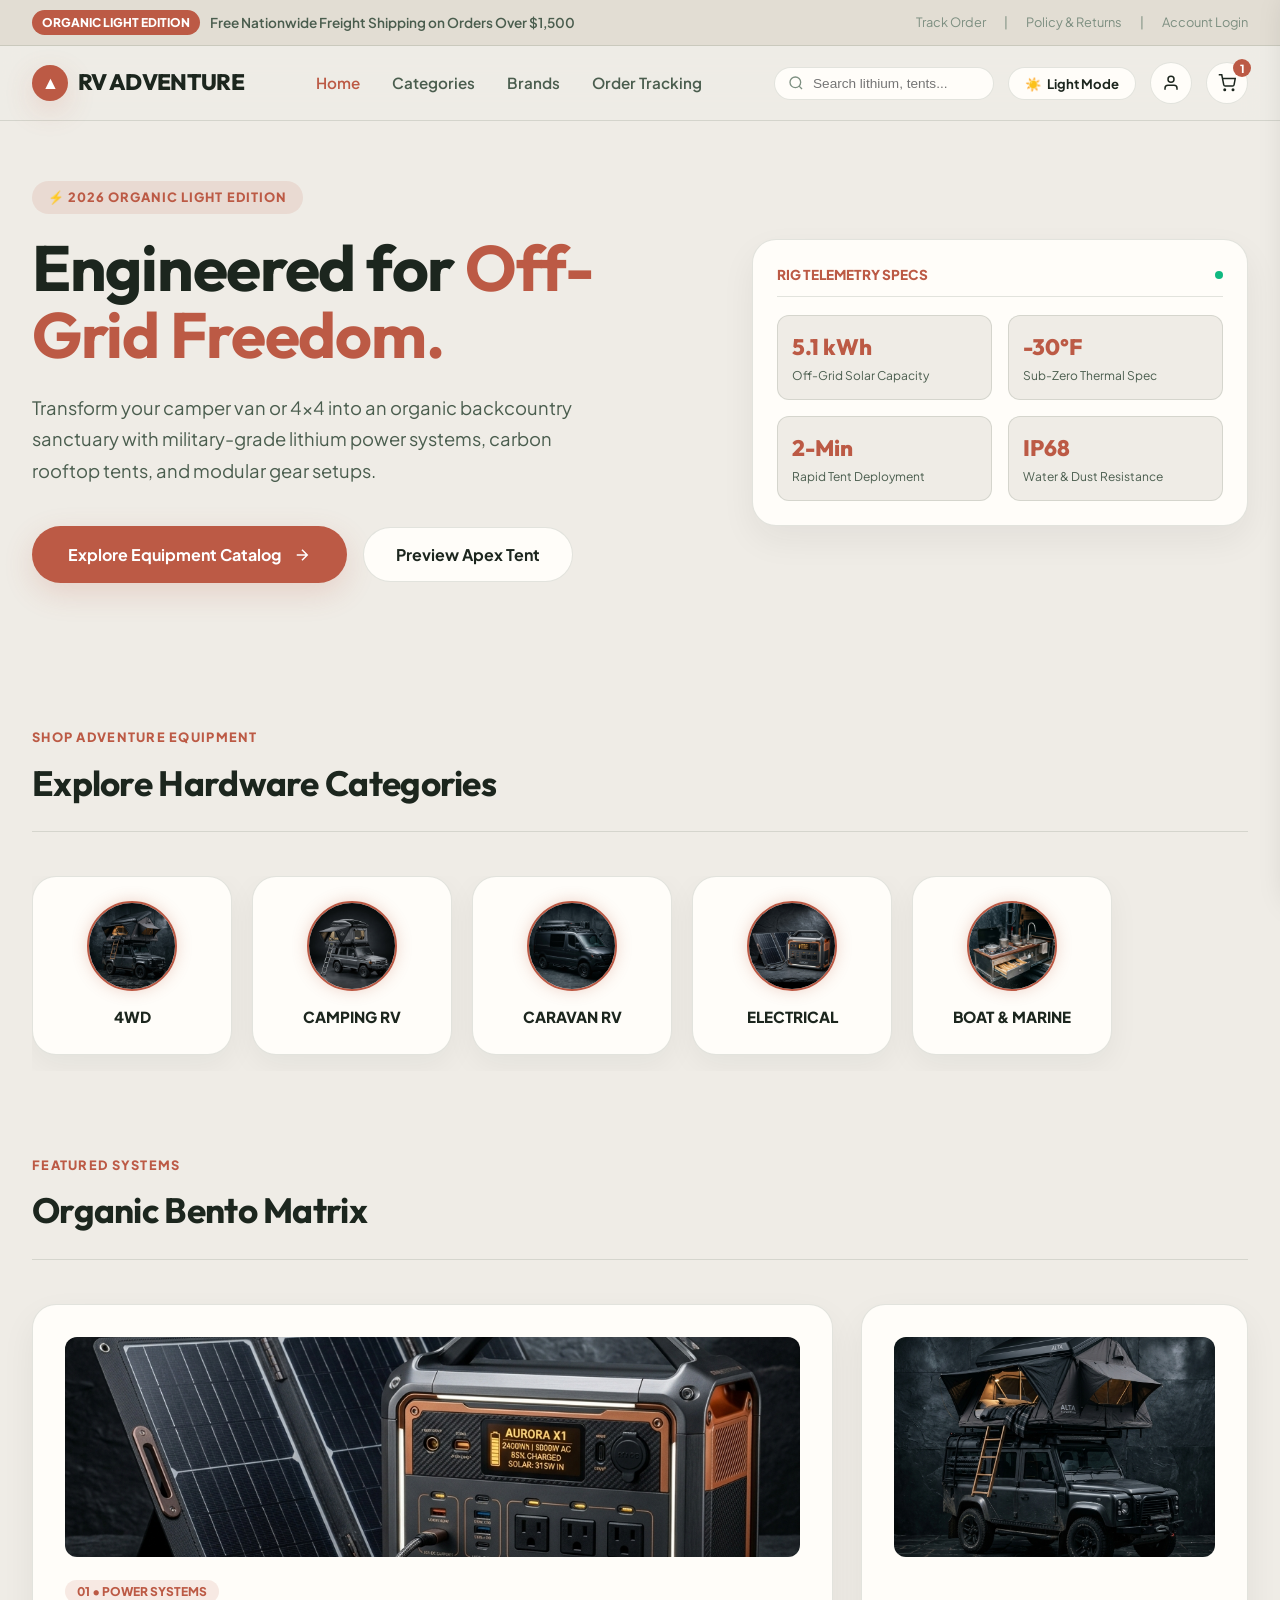
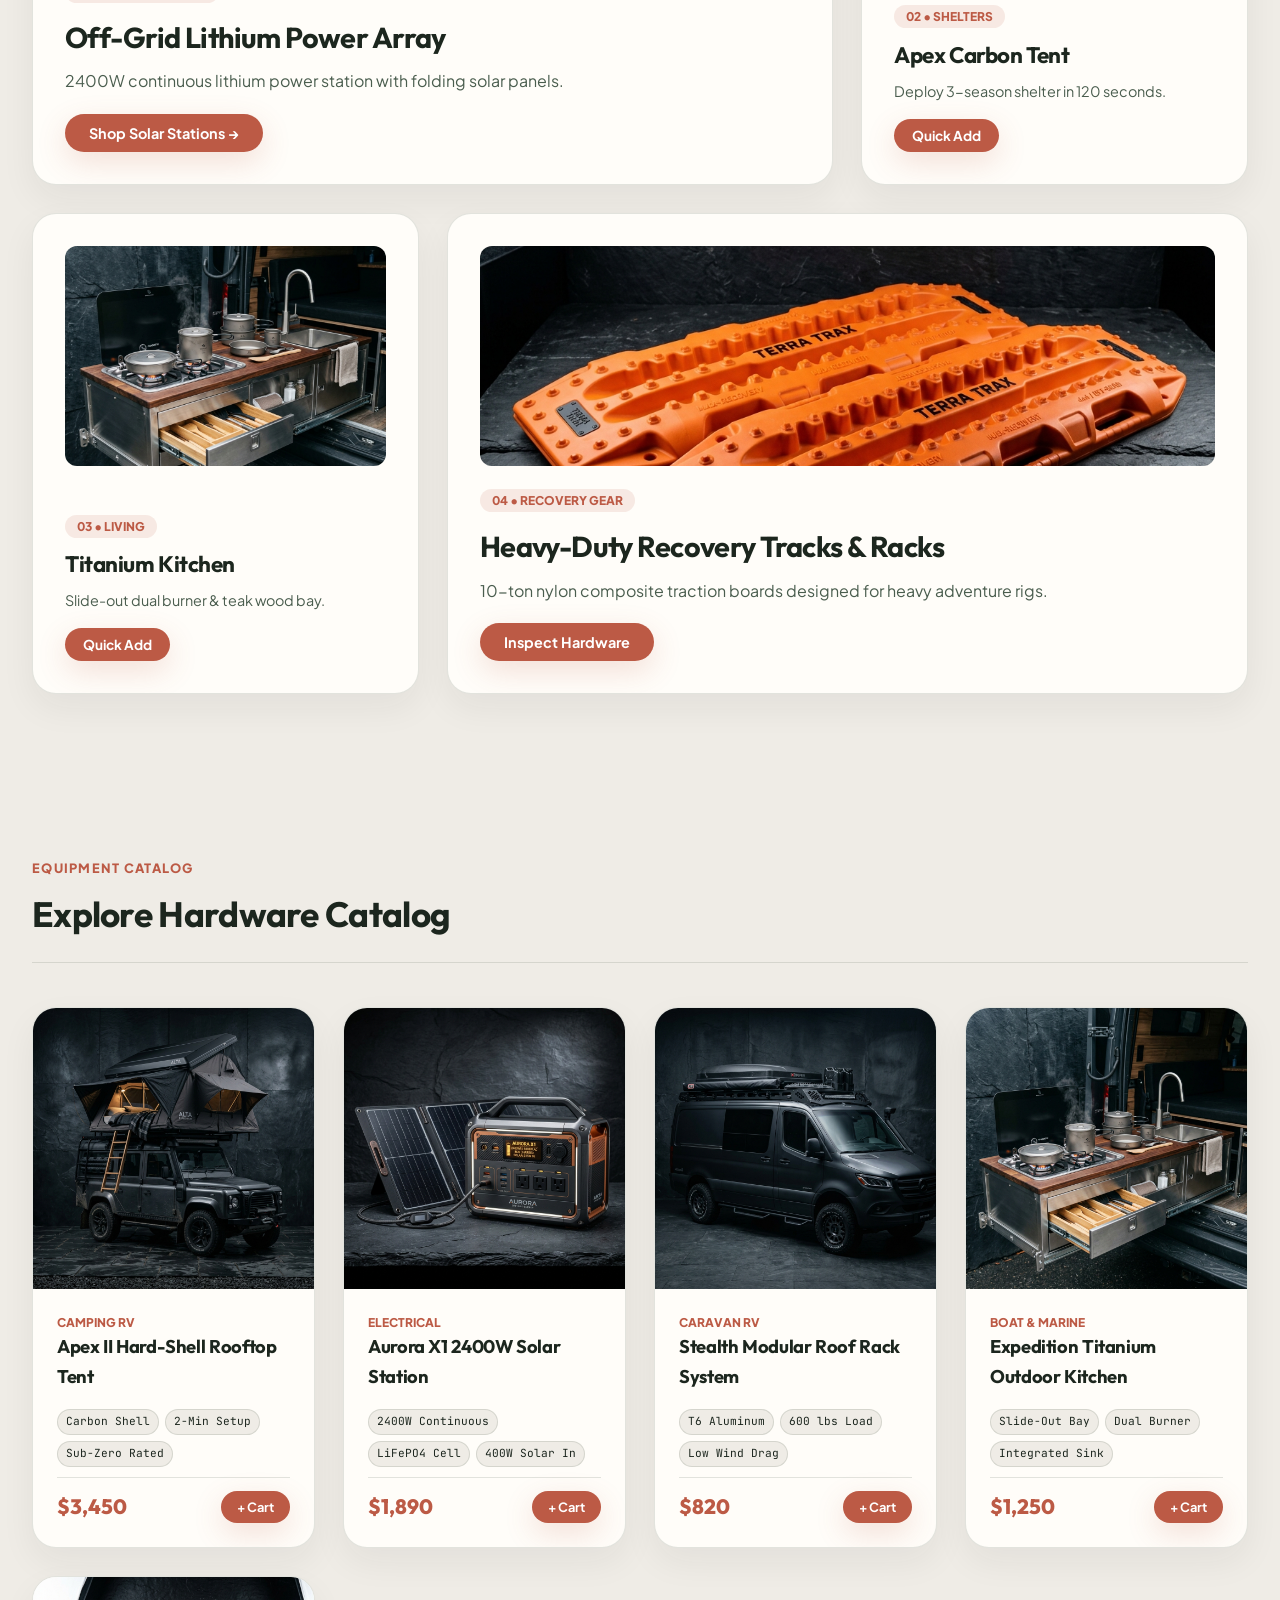
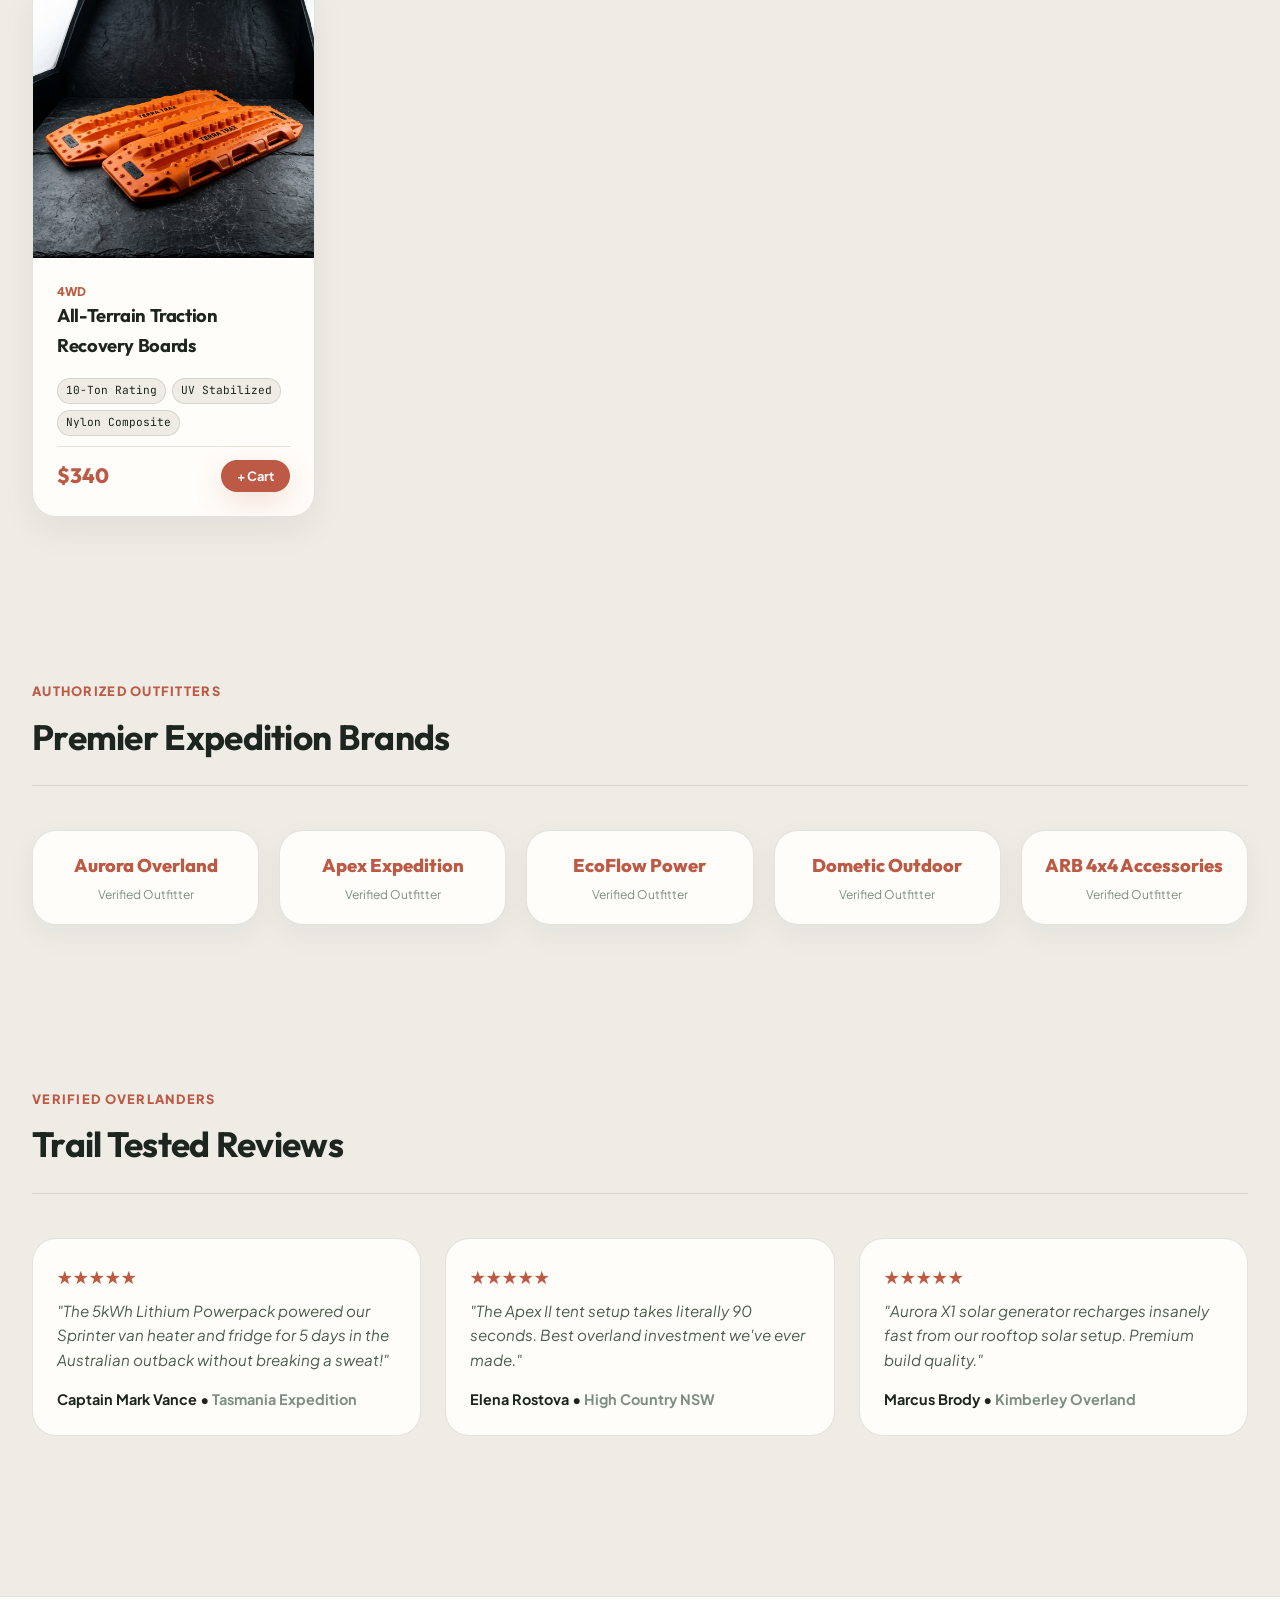
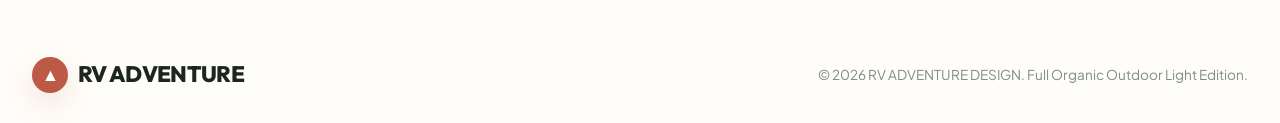
<file: index.html>
<!DOCTYPE html>
<html lang="en" data-theme="light">
<head>
  <meta charset="UTF-8" />
  <meta name="viewport" content="width=device-width, initial-scale=1.0" />
  <title>RV ADVENTURE DESIGN — Full Modern Organic Outdoor E-Commerce</title>
  <meta name="description" content="Next-generation luxury RV outfitting, off-grid lithium solar power stations, and expedition adventure gear." />
  <link rel="stylesheet" href="styles.css" />
</head>
<body>

  <!-- 1. TOP ANNOUNCEMENT BAR -->
  <div class="top-bar">
    <div class="promo-text">
      <span class="promo-tag">ORGANIC LIGHT EDITION</span>
      <span>Free Nationwide Freight Shipping on Orders Over $1,500</span>
    </div>
    
    <div class="top-bar-links">
      <a href="#tracking">Track Order</a>
      <span>|</span>
      <a href="#policy">Policy & Returns</a>
      <span>|</span>
      <a href="javascript:void(0)" onclick="openLoginModal()">Account Login</a>
    </div>
  </div>

  <!-- 2. STICKY FLOATING GLASS NAVBAR -->
  <header class="header-sticky">
    <nav class="nav-container">
      <a href="#home" class="brand">
        <div class="brand-icon">▲</div>
        <span>RV ADVENTURE</span>
      </a>

      <ul class="nav-menu">
        <li><a href="#home" class="nav-link active">Home</a></li>
        <li><a href="#category/all" class="nav-link">Categories</a></li>
        <li><a href="#brands" class="nav-link">Brands</a></li>
        <li><a href="#tracking" class="nav-link">Order Tracking</a></li>
      </ul>

      <div class="nav-actions">
        <div class="search-bar">
          <svg class="search-icon" width="16" height="16" fill="none" stroke="currentColor" stroke-width="2" viewBox="0 0 24 24"><circle cx="11" cy="11" r="8"></circle><line x1="21" y1="21" x2="16.65" y2="16.65"></line></svg>
          <input type="text" id="live-search" class="search-input" placeholder="Search lithium, tents..." />
        </div>

        <button class="theme-toggle-pill" id="theme-toggle-btn" onclick="toggleTheme()" title="Toggle Light / Dark Mode">
          <span class="theme-icon">☀️</span> <span class="theme-text">Light Mode</span>
        </button>

        <button class="icon-btn" title="User Account" onclick="openLoginModal()">
          <svg width="18" height="18" fill="none" stroke="currentColor" stroke-width="2" viewBox="0 0 24 24"><path d="M20 21v-2a4 4 0 0 0-4-4H8a4 4 0 0 0-4 4v2"></path><circle cx="12" cy="7" r="4"></circle></svg>
        </button>

        <button class="icon-btn" title="View Rig Cart" onclick="openCartDrawer()">
          <svg width="18" height="18" fill="none" stroke="currentColor" stroke-width="2" viewBox="0 0 24 24"><circle cx="9" cy="21" r="1"></circle><circle cx="20" cy="21" r="1"></circle><path d="M1 1h4l2.68 13.39a2 2 0 0 0 2 1.61h9.72a2 2 0 0 0 2-1.61L23 6H6"></path></svg>
          <span class="badge-count" id="cart-count">1</span>
        </button>
      </div>
    </nav>
  </header>

  <!-- ==========================================================================
       SPA VIEWS CONTAINER
       ========================================================================== -->

  <!-- VIEW 1: HOME PAGE -->
  <main class="spa-view active" id="view-home">
    
    <!-- Hero Section -->
    <section class="hero-section" id="hero">
      <div class="hero-grid">
        <div>
          <span class="hero-tag">⚡ 2026 ORGANIC LIGHT EDITION</span>
          <h1 class="hero-title">Engineered for <span>Off-Grid Freedom.</span></h1>
          <p class="hero-desc">
            Transform your camper van or 4x4 into an organic backcountry sanctuary with military-grade lithium power systems, carbon rooftop tents, and modular gear setups.
          </p>

          <div style="display: flex; gap: 16px; align-items: center; flex-wrap: wrap;">
            <a href="#catalog" class="btn-primary">
              Explore Equipment Catalog
              <svg width="18" height="18" fill="none" stroke="currentColor" stroke-width="2" viewBox="0 0 24 24"><path d="M5 12h14M12 5l7 7-7 7"></path></svg>
            </a>
            <button class="btn-secondary" onclick="openQuickView(1)">
              Preview Apex Tent
            </button>
          </div>
        </div>

        <div class="telemetry-card">
          <div style="display: flex; justify-content: space-between; align-items: center; margin-bottom: 18px; padding-bottom: 10px; border-bottom: 1px solid var(--border-color);">
            <span style="font-size: 0.85rem; font-weight: 800; text-transform: uppercase; color: var(--accent-primary);">Rig Telemetry Specs</span>
            <span style="width: 8px; height: 8px; background: #10b981; border-radius: 50%; display: inline-block;"></span>
          </div>
          <div class="telemetry-stats">
            <div class="stat-item">
              <div class="stat-value">5.1 kWh</div>
              <div class="stat-label">Off-Grid Solar Capacity</div>
            </div>
            <div class="stat-item">
              <div class="stat-value">-30°F</div>
              <div class="stat-label">Sub-Zero Thermal Spec</div>
            </div>
            <div class="stat-item">
              <div class="stat-value">2-Min</div>
              <div class="stat-label">Rapid Tent Deployment</div>
            </div>
            <div class="stat-item">
              <div class="stat-value">IP68</div>
              <div class="stat-label">Water & Dust Resistance</div>
            </div>
          </div>
        </div>
      </div>
    </section>

    <!-- Categories Strip -->
    <section class="section-container">
      <div class="section-head">
        <div>
          <span style="font-size: 0.8rem; font-weight: 800; color: var(--accent-primary); text-transform: uppercase; letter-spacing: 0.1em;">SHOP ADVENTURE EQUIPMENT</span>
          <h2 style="font-size: 2.2rem; margin-top: 6px;">Explore Hardware Categories</h2>
        </div>
      </div>
      <div class="categories-scroll-row" id="categories-scroll-row">
        <!-- Injected dynamically via app.js -->
      </div>
    </section>

    <!-- Bento Grid Showcase -->
    <section class="section-container" id="bento" style="padding-top: 0;">
      <div class="section-head">
        <div>
          <span style="font-size: 0.8rem; font-weight: 800; color: var(--accent-primary); text-transform: uppercase; letter-spacing: 0.1em;">FEATURED SYSTEMS</span>
          <h2 style="font-size: 2.2rem; margin-top: 6px;">Organic Bento Matrix</h2>
        </div>
      </div>

      <div class="bento-grid">
        <div class="bento-card span-2">
          <img src="assets/solar_generator.jpg" class="bento-img" alt="Solar" onError="this.onerror=null; this.src='assets/hero.jpg';" />
          <div>
            <span style="font-size: 0.75rem; background: var(--badge-bg); color: var(--badge-color); padding: 4px 12px; border-radius: var(--radius-pill); font-weight: 800; text-transform: uppercase;">01 • POWER SYSTEMS</span>
            <h3 style="font-size: 1.8rem; margin: 12px 0 8px;">Off-Grid Lithium Power Array</h3>
            <p style="color: var(--text-secondary); margin-bottom: 20px;">2400W continuous lithium power station with folding solar panels.</p>
            <button class="btn-primary" style="padding: 10px 24px; font-size: 0.9rem;" onclick="openQuickView(2)">Shop Solar Stations →</button>
          </div>
        </div>

        <div class="bento-card">
          <img src="assets/cat_tent.jpg" class="bento-img" alt="Tents" onError="this.onerror=null; this.src='assets/hero.jpg';" />
          <div>
            <span style="font-size: 0.75rem; background: var(--badge-bg); color: var(--badge-color); padding: 4px 12px; border-radius: var(--radius-pill); font-weight: 800; text-transform: uppercase;">02 • SHELTERS</span>
            <h3 style="font-size: 1.4rem; margin: 10px 0 6px;">Apex Carbon Tent</h3>
            <p style="color: var(--text-secondary); font-size: 0.9rem; margin-bottom: 16px;">Deploy 3-season shelter in 120 seconds.</p>
            <button class="btn-primary" style="padding: 8px 18px; font-size: 0.85rem;" onclick="openQuickView(1)">Quick Add</button>
          </div>
        </div>

        <div class="bento-card">
          <img src="assets/cat_kitchen.jpg" class="bento-img" alt="Kitchen" onError="this.onerror=null; this.src='assets/hero.jpg';" />
          <div>
            <span style="font-size: 0.75rem; background: var(--badge-bg); color: var(--badge-color); padding: 4px 12px; border-radius: var(--radius-pill); font-weight: 800; text-transform: uppercase;">03 • LIVING</span>
            <h3 style="font-size: 1.4rem; margin: 10px 0 6px;">Titanium Kitchen</h3>
            <p style="color: var(--text-secondary); font-size: 0.9rem; margin-bottom: 16px;">Slide-out dual burner & teak wood bay.</p>
            <button class="btn-primary" style="padding: 8px 18px; font-size: 0.85rem;" onclick="openQuickView(4)">Quick Add</button>
          </div>
        </div>

        <div class="bento-card span-2">
          <img src="assets/cat_recovery.jpg" class="bento-img" alt="Recovery" onError="this.onerror=null; this.src='assets/hero.jpg';" />
          <div>
            <span style="font-size: 0.75rem; background: var(--badge-bg); color: var(--badge-color); padding: 4px 12px; border-radius: var(--radius-pill); font-weight: 800; text-transform: uppercase;">04 • RECOVERY GEAR</span>
            <h3 style="font-size: 1.8rem; margin: 12px 0 8px;">Heavy-Duty Recovery Tracks & Racks</h3>
            <p style="color: var(--text-secondary); margin-bottom: 20px;">10-ton nylon composite traction boards designed for heavy adventure rigs.</p>
            <button class="btn-primary" style="padding: 10px 24px; font-size: 0.9rem;" onclick="openQuickView(5)">Inspect Hardware</button>
          </div>
        </div>
      </div>
    </section>

    <!-- Product Matrix -->
    <section class="section-container" id="catalog">
      <div class="section-head">
        <div>
          <span style="font-size: 0.8rem; font-weight: 800; color: var(--accent-primary); text-transform: uppercase; letter-spacing: 0.1em;">EQUIPMENT CATALOG</span>
          <h2 style="font-size: 2.2rem; margin-top: 6px;">Explore Hardware Catalog</h2>
        </div>
      </div>
      <div class="product-grid" id="product-grid">
        <!-- Injected dynamically via app.js -->
      </div>
    </section>

    <!-- Brands -->
    <section class="section-container" id="brands">
      <div class="section-head">
        <div>
          <span style="font-size: 0.8rem; font-weight: 800; color: var(--accent-primary); text-transform: uppercase; letter-spacing: 0.1em;">AUTHORIZED OUTFITTERS</span>
          <h2 style="font-size: 2.2rem; margin-top: 6px;">Premier Expedition Brands</h2>
        </div>
      </div>
      <div style="display: grid; grid-template-columns: repeat(auto-fit, minmax(180px, 1fr)); gap: 20px;" id="brand-grid">
        <!-- Injected dynamically via app.js -->
      </div>
    </section>

    <!-- Reviews -->
    <section class="section-container">
      <div class="section-head">
        <div>
          <span style="font-size: 0.8rem; font-weight: 800; color: var(--accent-primary); text-transform: uppercase; letter-spacing: 0.1em;">VERIFIED OVERLANDERS</span>
          <h2 style="font-size: 2.2rem; margin-top: 6px;">Trail Tested Reviews</h2>
        </div>
      </div>
      <div style="display: grid; grid-template-columns: repeat(auto-fit, minmax(300px, 1fr)); gap: 24px;" id="reviews-grid">
        <!-- Injected dynamically via app.js -->
      </div>
    </section>

  </main>

  <!-- VIEW 2: CATEGORY DETAILS PAGE -->
  <main class="spa-view" id="view-category">
    <div class="section-container">
      <div class="section-head">
        <h1 id="cat-view-title">Category Equipment</h1>
      </div>
      <div class="product-grid" id="category-product-grid"></div>
    </div>
  </main>

  <!-- VIEW 3: BRAND DETAILS PAGE -->
  <main class="spa-view" id="view-brand">
    <div class="section-container">
      <div class="section-head">
        <h1 id="brand-view-title">Verified Expedition Brand</h1>
      </div>
      <div class="product-grid" id="brand-product-grid"></div>
    </div>
  </main>

  <!-- VIEW 4: PRODUCT DETAILS PAGE -->
  <main class="spa-view" id="view-product">
    <div class="section-container" id="product-details-container"></div>
  </main>

  <!-- VIEW 5: CHECKOUT WIZARD -->
  <main class="spa-view" id="view-checkout">
    <div class="section-container">
      <div class="section-head">
        <h2>Secure Rig Checkout</h2>
      </div>
      <div style="display: grid; grid-template-columns: 1.2fr 0.8fr; gap: 40px;">
        <div style="background: var(--bg-card); border: 1px solid var(--border-color); padding: 32px; border-radius: var(--radius-lg);">
          <h3 style="margin-bottom: 20px;">Shipping Details</h3>
          <div style="display: grid; grid-template-columns: 1fr 1fr; gap: 16px; margin-bottom: 24px;">
            <input type="text" placeholder="First Name" style="background: var(--bg-primary); border: 1px solid var(--border-color); padding: 12px; border-radius: var(--radius-sm);" />
            <input type="text" placeholder="Last Name" style="background: var(--bg-primary); border: 1px solid var(--border-color); padding: 12px; border-radius: var(--radius-sm);" />
            <input type="email" placeholder="Email Address" style="grid-column: span 2; background: var(--bg-primary); border: 1px solid var(--border-color); padding: 12px; border-radius: var(--radius-sm);" />
            <input type="text" placeholder="Street Address" style="grid-column: span 2; background: var(--bg-primary); border: 1px solid var(--border-color); padding: 12px; border-radius: var(--radius-sm);" />
          </div>
          <button class="btn-primary" style="width: 100%; justify-content: center;" onclick="showToast('Order Confirmed! Order #RV-9481 generated.'); window.location.hash='#home';">
            Place Expedition Order
          </button>
        </div>
        <div style="background: var(--bg-secondary); border: 1px solid var(--border-color); padding: 32px; border-radius: var(--radius-lg); height: fit-content;">
          <h3>Order Summary</h3>
          <div style="display: flex; justify-content: space-between; font-size: 1.3rem; font-weight: 800; margin-top: 20px; color: var(--accent-primary);">
            <span>Total:</span>
            <span>$3,450.00</span>
          </div>
        </div>
      </div>
    </div>
  </main>

  <!-- VIEW 6: GUEST ORDER TRACKING -->
  <main class="spa-view" id="view-tracking">
    <div class="section-container" style="max-width: 600px;">
      <div class="section-head" style="text-align: center;">
        <h2>Track Expedition Order</h2>
      </div>
      <div style="background: var(--bg-card); border: 1px solid var(--border-color); padding: 32px; border-radius: var(--radius-lg);">
        <input type="text" placeholder="Order ID (e.g. RV-9481)" style="width: 100%; background: var(--bg-primary); border: 1px solid var(--border-color); padding: 12px; border-radius: var(--radius-sm); margin-bottom: 16px;" />
        <input type="email" placeholder="Email Address" style="width: 100%; background: var(--bg-primary); border: 1px solid var(--border-color); padding: 12px; border-radius: var(--radius-sm); margin-bottom: 24px;" />
        <button class="btn-primary" style="width: 100%; justify-content: center;" onclick="showToast('Order Status: In Transit via Toll Freight. ETA 2 Days.')">Lookup Telemetry</button>
      </div>
    </div>
  </main>

  <!-- VIEW 7: POLICY & RETURNS -->
  <main class="spa-view" id="view-policy">
    <div class="section-container" style="max-width: 800px;">
      <div class="section-head">
        <h2>Expedition Guarantee & Policies</h2>
      </div>
      <div style="background: var(--bg-card); border: 1px solid var(--border-color); padding: 32px; border-radius: var(--radius-lg); line-height: 1.8;">
        <h3>3-Year Backcountry Warranty</h3>
        <p style="color: var(--text-secondary); margin-bottom: 20px;">All hardware, solar power arrays, and carbon rooftop tents carry an unconditional 3-year warranty against structural or electrical failure in backcountry environments.</p>
        <h3>30-Day Trail Guarantee</h3>
        <p style="color: var(--text-secondary);">If your gear does not perform to spec, return it within 30 days for a full refund.</p>
      </div>
    </div>
  </main>

  <!-- FOOTER -->
  <footer style="background: var(--bg-card); border-top: 1px solid var(--border-color); padding: 60px 32px 30px; margin-top: 80px;">
    <div style="max-width: 1400px; margin: 0 auto; display: flex; justify-content: space-between; align-items: center; flex-wrap: wrap; gap: 20px;">
      <a href="#home" class="brand">
        <div class="brand-icon">▲</div>
        <span>RV ADVENTURE</span>
      </a>
      <div style="font-size: 0.85rem; color: var(--text-muted);">
        © 2026 RV ADVENTURE DESIGN. Full Organic Outdoor Light Edition.
      </div>
    </div>
  </footer>

  <!-- CART DRAWER -->
  <div class="cart-drawer" id="cart-drawer">
    <div class="cart-header">
      <h3>Your Rig Cart</h3>
      <button onclick="closeCartDrawer()" style="font-size: 1.4rem; color: var(--text-muted);">&times;</button>
    </div>
    <div class="cart-body" id="cart-body"></div>
    <div class="cart-footer">
      <div style="display: flex; justify-content: space-between; font-size: 1.2rem; font-weight: 800; margin-bottom: 16px;">
        <span>Subtotal:</span>
        <span id="cart-total">$3,450</span>
      </div>
      <a href="#checkout" class="btn-primary" style="width: 100%; justify-content: center;" onclick="closeCartDrawer()">Proceed to Checkout</a>
    </div>
  </div>

  <!-- QUICK VIEW MODAL -->
  <div class="modal-overlay" id="quick-view-modal" onclick="if(event.target === this) closeQuickViewModal()">
    <div class="modal-card">
      <button style="position: absolute; top: 16px; right: 20px; font-size: 1.6rem; color: var(--text-muted);" onclick="closeQuickViewModal()">&times;</button>
      <div id="modal-body-content"></div>
    </div>
  </div>

  <!-- LOGIN MODAL -->
  <div class="modal-overlay" id="login-modal" onclick="if(event.target === this) closeQuickViewModal()">
    <div class="modal-card" style="max-width: 450px;">
      <button style="position: absolute; top: 16px; right: 20px; font-size: 1.6rem; color: var(--text-muted);" onclick="closeQuickViewModal()">&times;</button>
      <h2 style="margin-bottom: 12px; text-align: center;">Account Sign In</h2>
      <input type="email" placeholder="Email" style="width: 100%; background: var(--bg-primary); border: 1px solid var(--border-color); padding: 12px; border-radius: var(--radius-sm); margin-bottom: 14px;" />
      <input type="password" placeholder="Password" style="width: 100%; background: var(--bg-primary); border: 1px solid var(--border-color); padding: 12px; border-radius: var(--radius-sm); margin-bottom: 20px;" />
      <button class="btn-primary" style="width: 100%; justify-content: center;" onclick="showToast('Signed in successfully!'); closeQuickViewModal();">Sign In</button>
    </div>
  </div>

  <script src="app.js"></script>
</body>
</html>
</file>
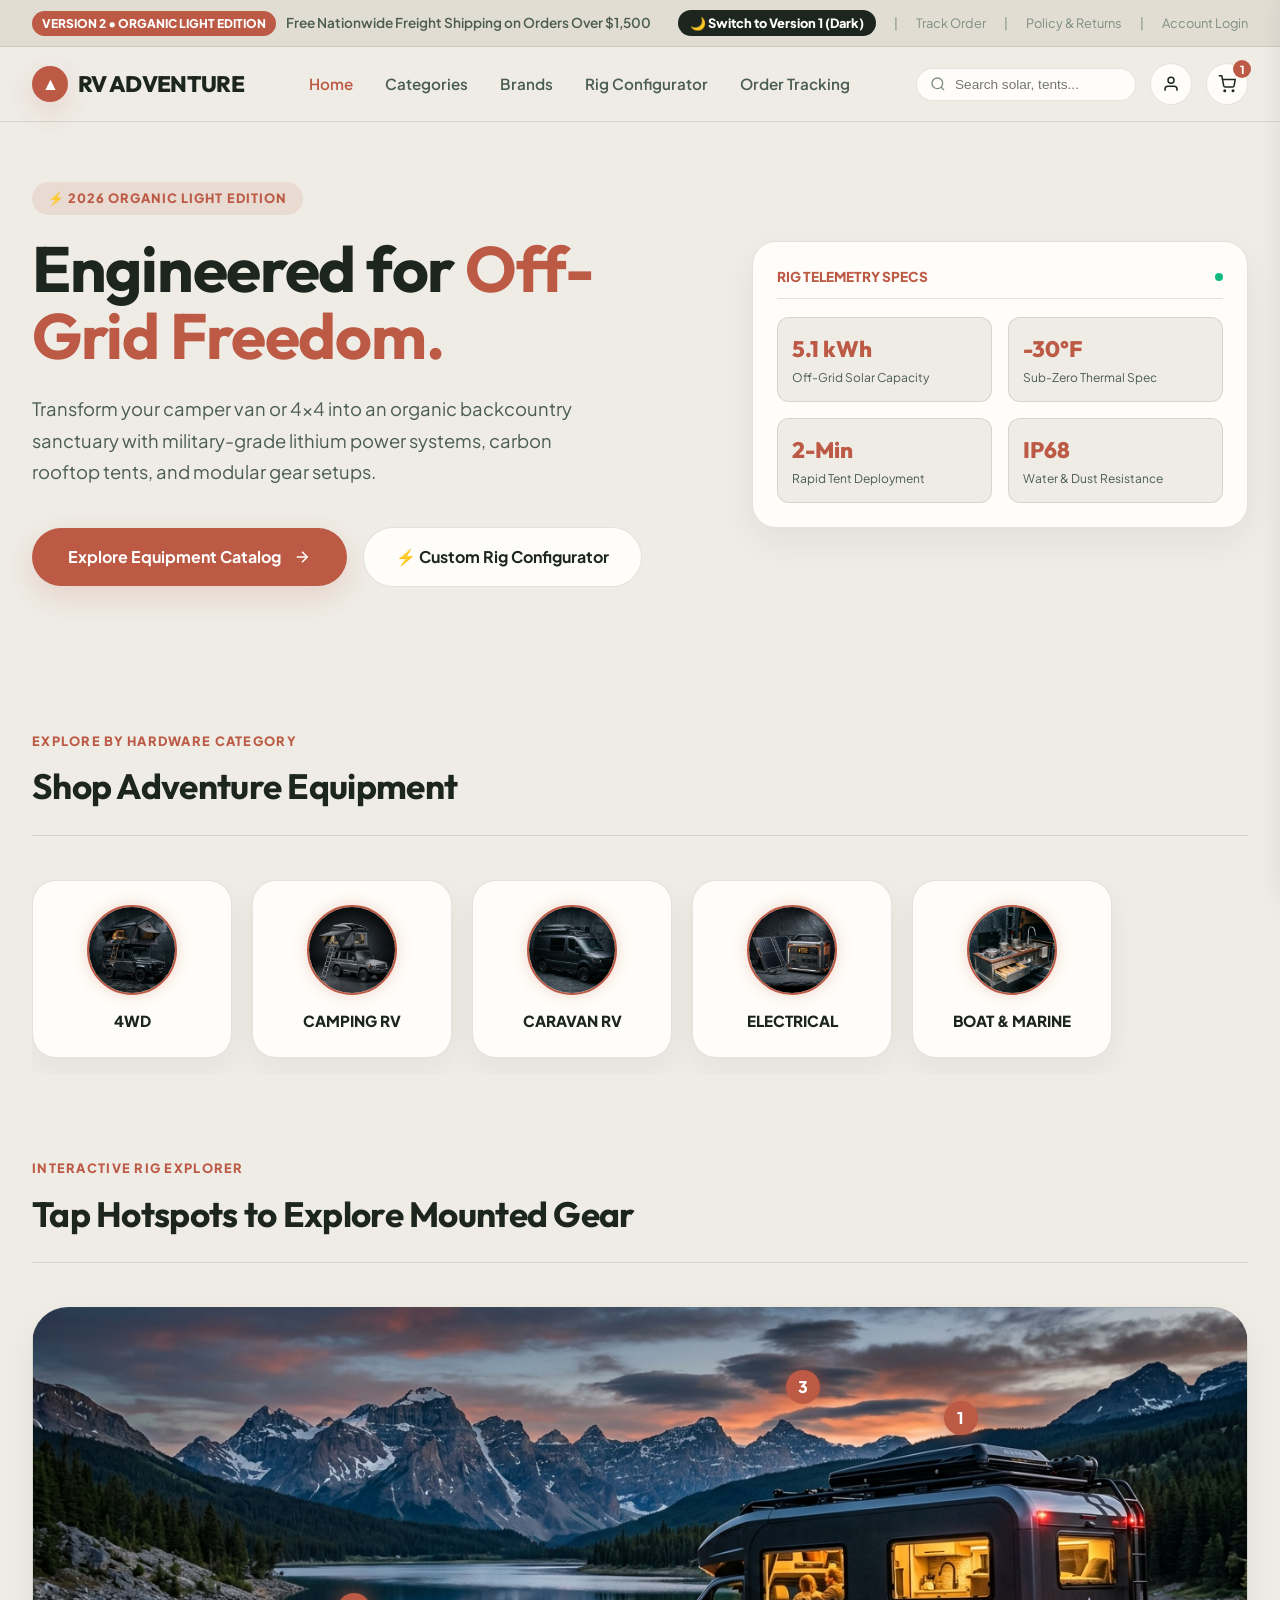
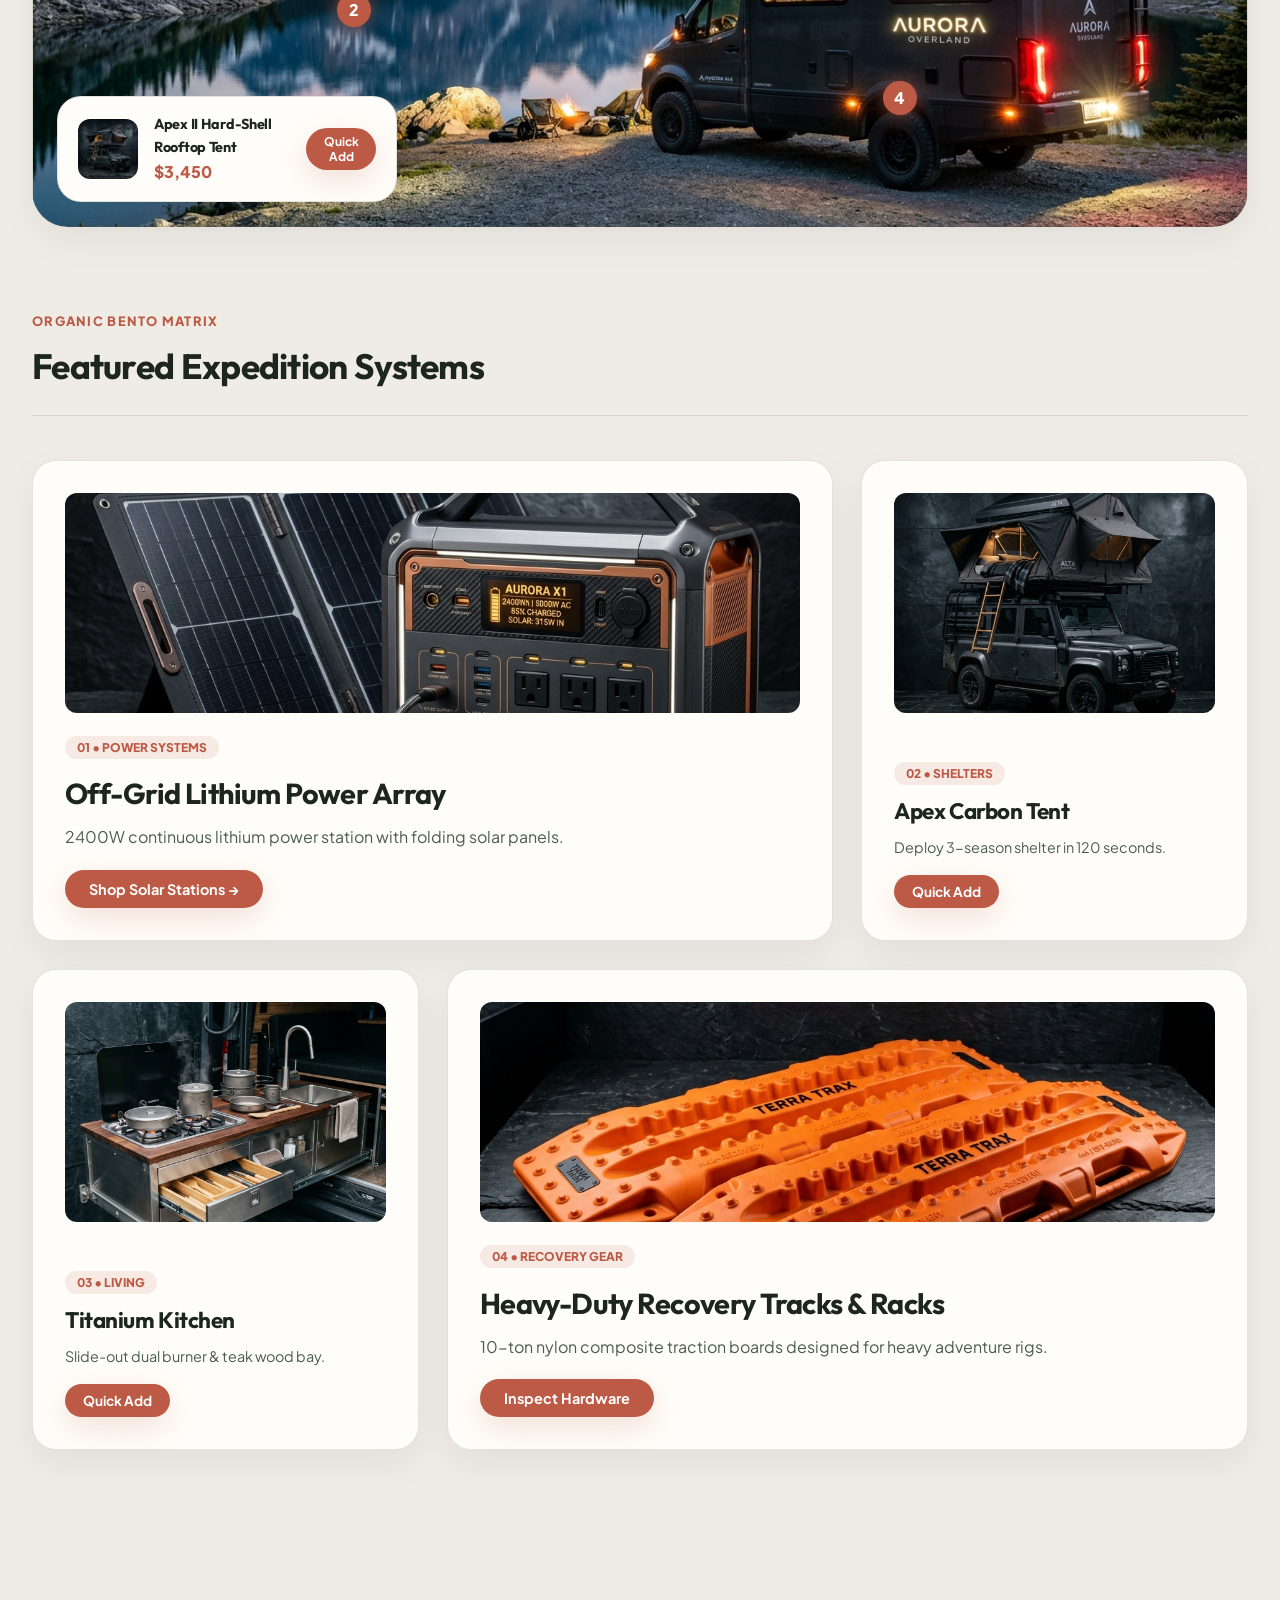
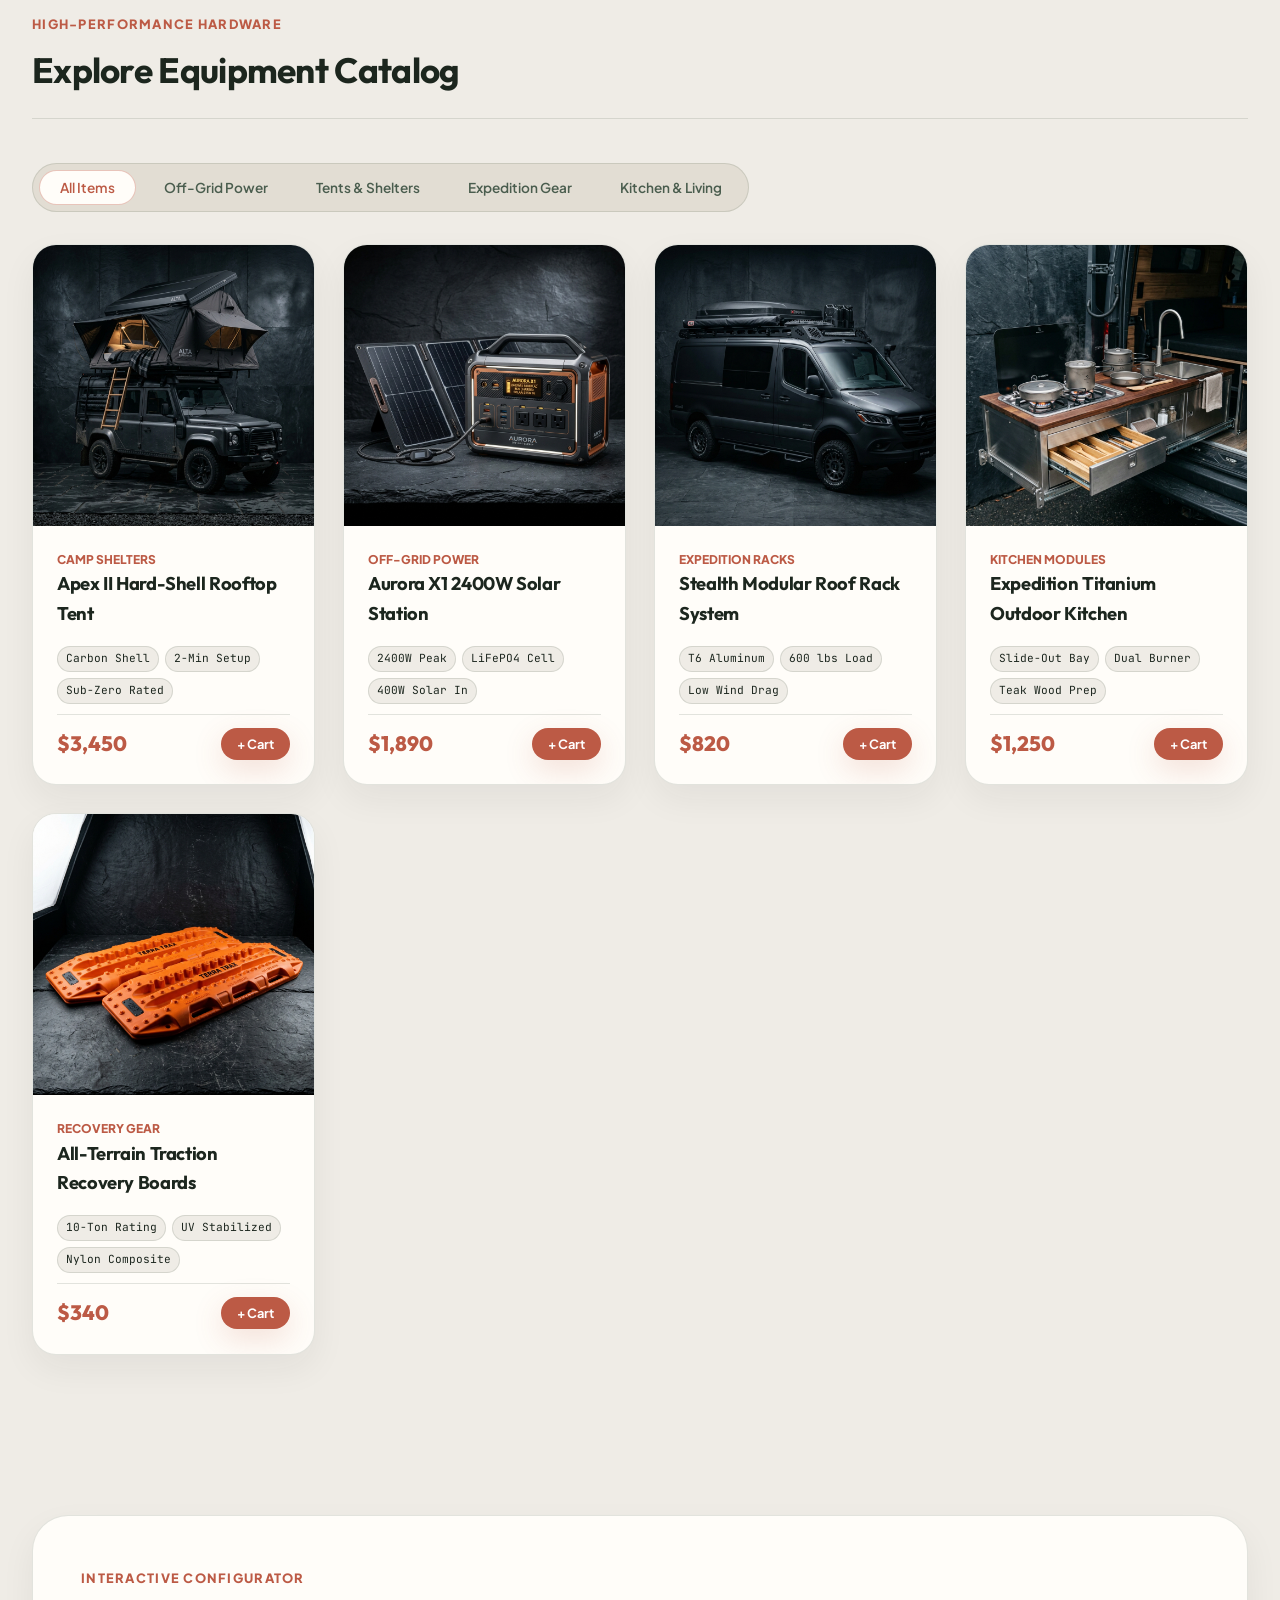
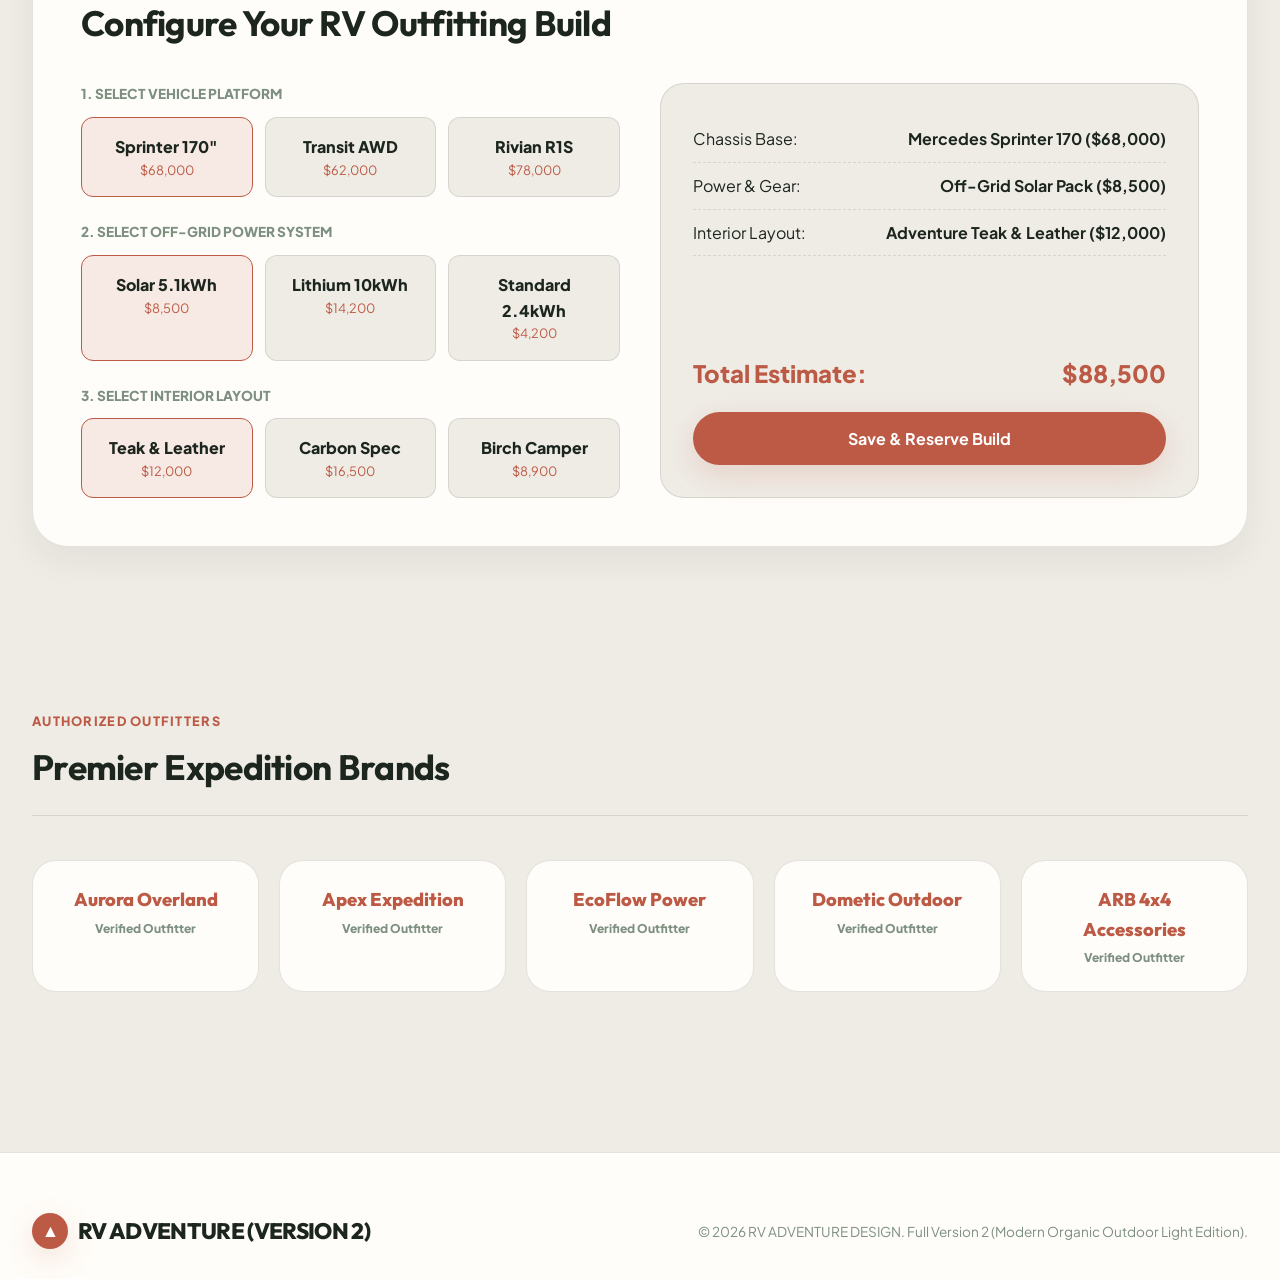
<file: index_v2.html>
<!DOCTYPE html>
<html lang="en" data-concept="organic">
<head>
  <meta charset="UTF-8" />
  <meta name="viewport" content="width=device-width, initial-scale=1.0" />
  <title>RV ADVENTURE DESIGN — Version 2 (Modern Organic Outdoor Edition)</title>
  <meta name="description" content="Next-generation luxury RV outfitting, off-grid lithium solar power stations, and expedition adventure gear designed in organic light aesthetic." />
  <link rel="stylesheet" href="styles_v2.css" />
</head>
<body>

  <!-- 1. TOP ANNOUNCEMENT BAR -->
  <div class="top-bar-v2">
    <div class="promo-text-v2">
      <span class="promo-tag-v2">VERSION 2 • ORGANIC LIGHT EDITION</span>
      <span>Free Nationwide Freight Shipping on Orders Over $1,500</span>
    </div>
    
    <div class="top-bar-links-v2">
      <a href="index.html" style="background: #1c261e; color: #fff; font-weight: 800; padding: 3px 12px; border-radius: 9999px;">🌙 Switch to Version 1 (Dark)</a>
      <span>|</span>
      <a href="#tracking">Track Order</a>
      <span>|</span>
      <a href="#policy">Policy & Returns</a>
      <span>|</span>
      <a href="javascript:void(0)" onclick="openV2Login()">Account Login</a>
    </div>
  </div>

  <!-- 2. STICKY FLOATING GLASS NAVBAR -->
  <header class="header-v2">
    <nav class="nav-container-v2">
      <a href="#home" class="brand-v2">
        <div class="brand-icon-v2">▲</div>
        <span>RV ADVENTURE</span>
      </a>

      <ul class="nav-menu-v2">
        <li><a href="#home" class="active">Home</a></li>
        <li><a href="#category/all">Categories</a></li>
        <li><a href="#brands">Brands</a></li>
        <li><a href="#builder">Rig Configurator</a></li>
        <li><a href="#tracking">Order Tracking</a></li>
      </ul>

      <div class="nav-actions-v2">
        <div class="search-bar-v2">
          <svg class="search-icon-v2" width="16" height="16" fill="none" stroke="currentColor" stroke-width="2" viewBox="0 0 24 24"><circle cx="11" cy="11" r="8"></circle><line x1="21" y1="21" x2="16.65" y2="16.65"></line></svg>
          <input type="text" id="v2-search" class="search-input-v2" placeholder="Search solar, tents..." />
        </div>

        <button class="icon-btn-v2" title="User Account" onclick="openV2Login()">
          <svg width="18" height="18" fill="none" stroke="currentColor" stroke-width="2" viewBox="0 0 24 24"><path d="M20 21v-2a4 4 0 0 0-4-4H8a4 4 0 0 0-4 4v2"></path><circle cx="12" cy="7" r="4"></circle></svg>
        </button>

        <button class="icon-btn-v2" title="View Cart" onclick="openV2Cart()">
          <svg width="18" height="18" fill="none" stroke="currentColor" stroke-width="2" viewBox="0 0 24 24"><circle cx="9" cy="21" r="1"></circle><circle cx="20" cy="21" r="1"></circle><path d="M1 1h4l2.68 13.39a2 2 0 0 0 2 1.61h9.72a2 2 0 0 0 2-1.61L23 6H6"></path></svg>
          <span class="badge-count-v2" id="v2-cart-count">1</span>
        </button>
      </div>
    </nav>
  </header>

  <!-- ==========================================================================
       SPA VIEWS CONTAINER V2
       ========================================================================== -->

  <!-- VIEW 1: HOME PAGE -->
  <main class="spa-view-v2 active" id="v2-view-home">
    
    <!-- Hero Section V2 -->
    <section class="hero-v2" id="v2-hero">
      <div class="hero-grid-v2">
        <div>
          <span class="hero-tag-v2">⚡ 2026 ORGANIC LIGHT EDITION</span>
          
          <h1 class="hero-title-v2">Engineered for <span>Off-Grid Freedom.</span></h1>
          
          <p class="hero-desc-v2">
            Transform your camper van or 4x4 into an organic backcountry sanctuary with military-grade lithium power systems, carbon rooftop tents, and modular gear setups.
          </p>

          <div style="display: flex; gap: 16px; align-items: center; flex-wrap: wrap;">
            <a href="#catalog" class="btn-v2-primary">
              Explore Equipment Catalog
              <svg width="18" height="18" fill="none" stroke="currentColor" stroke-width="2" viewBox="0 0 24 24"><path d="M5 12h14M12 5l7 7-7 7"></path></svg>
            </a>
            <a href="#builder" class="btn-v2-secondary">
              ⚡ Custom Rig Configurator
            </a>
          </div>
        </div>

        <!-- Telemetry Card Widget V2 -->
        <div class="telemetry-card-v2">
          <div style="display: flex; justify-content: space-between; align-items: center; margin-bottom: 18px; padding-bottom: 10px; border-bottom: 1px solid var(--border-color);">
            <span style="font-size: 0.85rem; font-weight: 800; text-transform: uppercase; color: var(--accent-primary);">Rig Telemetry Specs</span>
            <span style="width: 8px; height: 8px; background: #10b981; border-radius: 50%; display: inline-block;"></span>
          </div>
          <div class="telemetry-stats-v2">
            <div class="stat-item-v2">
              <div class="stat-value-v2">5.1 kWh</div>
              <div class="stat-label-v2">Off-Grid Solar Capacity</div>
            </div>
            <div class="stat-item-v2">
              <div class="stat-value-v2">-30°F</div>
              <div class="stat-label-v2">Sub-Zero Thermal Spec</div>
            </div>
            <div class="stat-item-v2">
              <div class="stat-value-v2">2-Min</div>
              <div class="stat-label-v2">Rapid Tent Deployment</div>
            </div>
            <div class="stat-item-v2">
              <div class="stat-value-v2">IP68</div>
              <div class="stat-label-v2">Water & Dust Resistance</div>
            </div>
          </div>
        </div>
      </div>
    </section>

    <!-- Shop By Categories Strip V2 -->
    <section class="section-v2">
      <div class="section-head-v2">
        <div>
          <span style="font-size: 0.8rem; font-weight: 800; color: var(--accent-primary); text-transform: uppercase; letter-spacing: 0.1em;">EXPLORE BY HARDWARE CATEGORY</span>
          <h2 style="font-size: 2.2rem; margin-top: 6px;">Shop Adventure Equipment</h2>
        </div>
      </div>
      <div class="categories-scroll-row-v2" id="v2-categories-row">
        <!-- Injected dynamically via app_v2.js -->
      </div>
    </section>

    <!-- Shoppable Hotspots V2 -->
    <section class="section-v2" style="padding-top: 0;">
      <div class="section-head-v2">
        <div>
          <span style="font-size: 0.8rem; font-weight: 800; color: var(--accent-primary); text-transform: uppercase; letter-spacing: 0.1em;">INTERACTIVE RIG EXPLORER</span>
          <h2 style="font-size: 2.2rem; margin-top: 6px;">Tap Hotspots to Explore Mounted Gear</h2>
        </div>
      </div>

      <div class="hotspot-banner-v2">
        <div class="hotspot-pin-v2" style="top: 18%; left: 75%;" onclick="openV2QuickView(1)">1</div>
        <div class="hotspot-pin-v2" style="top: 55%; left: 25%;" onclick="openV2QuickView(2)">2</div>
        <div class="hotspot-pin-v2" style="top: 12%; left: 62%;" onclick="openV2QuickView(3)">3</div>
        <div class="hotspot-pin-v2" style="top: 72%; left: 70%;" onclick="openV2QuickView(5)">4</div>

        <div class="hotspot-card-v2">
          <img src="assets/cat_tent.jpg" style="width: 60px; height: 60px; border-radius: var(--radius-sm); object-fit: cover;" alt="Apex Tent" />
          <div>
            <h4 style="font-size: 0.9rem;">Apex II Hard-Shell Rooftop Tent</h4>
            <div style="font-weight: 800; color: var(--accent-primary);">$3,450</div>
          </div>
          <button class="btn-v2-primary" style="padding: 6px 14px; font-size: 0.75rem;" onclick="addV2Cart(1)">Quick Add</button>
        </div>
      </div>
    </section>

    <!-- Bento Grid V2 -->
    <section class="section-v2" id="v2-bento" style="padding-top: 0;">
      <div class="section-head-v2">
        <div>
          <span style="font-size: 0.8rem; font-weight: 800; color: var(--accent-primary); text-transform: uppercase; letter-spacing: 0.1em;">ORGANIC BENTO MATRIX</span>
          <h2 style="font-size: 2.2rem; margin-top: 6px;">Featured Expedition Systems</h2>
        </div>
      </div>

      <div class="bento-v2-grid">
        <div class="bento-v2-card span-2">
          <img src="assets/solar_generator.jpg" class="bento-v2-img" alt="Solar" onError="this.onerror=null; this.src='assets/hero.jpg';" />
          <div>
            <span style="font-size: 0.75rem; background: var(--badge-bg); color: var(--badge-color); padding: 4px 12px; border-radius: var(--radius-pill); font-weight: 800; text-transform: uppercase;">01 • POWER SYSTEMS</span>
            <h3 style="font-size: 1.8rem; margin: 12px 0 8px;">Off-Grid Lithium Power Array</h3>
            <p style="color: var(--text-secondary); margin-bottom: 20px;">2400W continuous lithium power station with folding solar panels.</p>
            <button class="btn-v2-primary" style="padding: 10px 24px; font-size: 0.9rem;" onclick="openV2QuickView(2)">Shop Solar Stations →</button>
          </div>
        </div>

        <div class="bento-v2-card">
          <img src="assets/cat_tent.jpg" class="bento-v2-img" alt="Tents" onError="this.onerror=null; this.src='assets/hero.jpg';" />
          <div>
            <span style="font-size: 0.75rem; background: var(--badge-bg); color: var(--badge-color); padding: 4px 12px; border-radius: var(--radius-pill); font-weight: 800; text-transform: uppercase;">02 • SHELTERS</span>
            <h3 style="font-size: 1.4rem; margin: 10px 0 6px;">Apex Carbon Tent</h3>
            <p style="color: var(--text-secondary); font-size: 0.9rem; margin-bottom: 16px;">Deploy 3-season shelter in 120 seconds.</p>
            <button class="btn-v2-primary" style="padding: 8px 18px; font-size: 0.85rem;" onclick="openV2QuickView(1)">Quick Add</button>
          </div>
        </div>

        <div class="bento-v2-card">
          <img src="assets/cat_kitchen.jpg" class="bento-v2-img" alt="Kitchen" onError="this.onerror=null; this.src='assets/hero.jpg';" />
          <div>
            <span style="font-size: 0.75rem; background: var(--badge-bg); color: var(--badge-color); padding: 4px 12px; border-radius: var(--radius-pill); font-weight: 800; text-transform: uppercase;">03 • LIVING</span>
            <h3 style="font-size: 1.4rem; margin: 10px 0 6px;">Titanium Kitchen</h3>
            <p style="color: var(--text-secondary); font-size: 0.9rem; margin-bottom: 16px;">Slide-out dual burner & teak wood bay.</p>
            <button class="btn-v2-primary" style="padding: 8px 18px; font-size: 0.85rem;" onclick="openV2QuickView(4)">Quick Add</button>
          </div>
        </div>

        <div class="bento-v2-card span-2">
          <img src="assets/cat_recovery.jpg" class="bento-v2-img" alt="Recovery" onError="this.onerror=null; this.src='assets/hero.jpg';" />
          <div>
            <span style="font-size: 0.75rem; background: var(--badge-bg); color: var(--badge-color); padding: 4px 12px; border-radius: var(--radius-pill); font-weight: 800; text-transform: uppercase;">04 • RECOVERY GEAR</span>
            <h3 style="font-size: 1.8rem; margin: 12px 0 8px;">Heavy-Duty Recovery Tracks & Racks</h3>
            <p style="color: var(--text-secondary); margin-bottom: 20px;">10-ton nylon composite traction boards designed for heavy adventure rigs.</p>
            <button class="btn-v2-primary" style="padding: 10px 24px; font-size: 0.9rem;" onclick="openV2QuickView(5)">Inspect Hardware</button>
          </div>
        </div>
      </div>
    </section>

    <!-- Product Matrix V2 -->
    <section class="section-v2" id="catalog">
      <div class="section-head-v2">
        <div>
          <span style="font-size: 0.8rem; font-weight: 800; color: var(--accent-primary); text-transform: uppercase; letter-spacing: 0.1em;">HIGH-PERFORMANCE HARDWARE</span>
          <h2 style="font-size: 2.2rem; margin-top: 6px;">Explore Equipment Catalog</h2>
        </div>
      </div>

      <div class="filter-bar-v2">
        <div class="category-tabs-v2">
          <button class="tab-btn-v2 active" onclick="filterV2Category('all', this)">All Items</button>
          <button class="tab-btn-v2" onclick="filterV2Category('electrical', this)">Off-Grid Power</button>
          <button class="tab-btn-v2" onclick="filterV2Category('camping', this)">Tents & Shelters</button>
          <button class="tab-btn-v2" onclick="filterV2Category('4wd', this)">Expedition Gear</button>
          <button class="tab-btn-v2" onclick="filterV2Category('marine', this)">Kitchen & Living</button>
        </div>
      </div>

      <div class="product-matrix-v2" id="v2-products-matrix">
        <!-- Injected dynamically via app_v2.js -->
      </div>
    </section>

    <!-- Interactive Custom Rig Configurator V2 -->
    <section class="section-v2" id="builder">
      <div class="builder-v2">
        <div class="section-head-v2" style="border-bottom: none; padding-bottom: 0; margin-bottom: 32px;">
          <div>
            <span style="font-size: 0.8rem; font-weight: 800; color: var(--accent-primary); text-transform: uppercase; letter-spacing: 0.1em;">INTERACTIVE CONFIGURATOR</span>
            <h2 style="font-size: 2.2rem; margin-top: 6px;">Configure Your RV Outfitting Build</h2>
          </div>
        </div>

        <div class="builder-grid-v2">
          <div>
            <div style="margin-bottom: 24px;">
              <div style="font-size: 0.85rem; font-weight: 800; color: var(--text-muted); text-transform: uppercase; margin-bottom: 12px;">1. Select Vehicle Platform</div>
              <div class="option-group-v2" style="display: grid; grid-template-columns: repeat(3, 1fr); gap: 12px;">
                <div class="option-card-v2 selected" onclick="selectV2Rig('chassis', 'Mercedes Sprinter 170', 68000, this)">
                  <div style="font-weight: 800;">Sprinter 170"</div>
                  <div style="font-size: 0.8rem; color: var(--accent-primary);">$68,000</div>
                </div>
                <div class="option-card-v2" onclick="selectV2Rig('chassis', 'Ford Transit AWD 148', 62000, this)">
                  <div style="font-weight: 800;">Transit AWD</div>
                  <div style="font-size: 0.8rem; color: var(--accent-primary);">$62,000</div>
                </div>
                <div class="option-card-v2" onclick="selectV2Rig('chassis', 'Rivian R1S Overland', 78000, this)">
                  <div style="font-weight: 800;">Rivian R1S</div>
                  <div style="font-size: 0.8rem; color: var(--accent-primary);">$78,000</div>
                </div>
              </div>
            </div>

            <div style="margin-bottom: 24px;">
              <div style="font-size: 0.85rem; font-weight: 800; color: var(--text-muted); text-transform: uppercase; margin-bottom: 12px;">2. Select Off-Grid Power System</div>
              <div class="option-group-v2" style="display: grid; grid-template-columns: repeat(3, 1fr); gap: 12px;">
                <div class="option-card-v2 selected" onclick="selectV2Rig('pack', 'Off-Grid Solar Pack', 8500, this)">
                  <div style="font-weight: 800;">Solar 5.1kWh</div>
                  <div style="font-size: 0.8rem; color: var(--accent-primary);">$8,500</div>
                </div>
                <div class="option-card-v2" onclick="selectV2Rig('pack', 'Extreme Lithium 10kWh', 14200, this)">
                  <div style="font-weight: 800;">Lithium 10kWh</div>
                  <div style="font-size: 0.8rem; color: var(--accent-primary);">$14,200</div>
                </div>
                <div class="option-card-v2" onclick="selectV2Rig('pack', 'Standard Auxiliary Pack', 4200, this)">
                  <div style="font-weight: 800;">Standard 2.4kWh</div>
                  <div style="font-size: 0.8rem; color: var(--accent-primary);">$4,200</div>
                </div>
              </div>
            </div>

            <div>
              <div style="font-size: 0.85rem; font-weight: 800; color: var(--text-muted); text-transform: uppercase; margin-bottom: 12px;">3. Select Interior Layout</div>
              <div class="option-group-v2" style="display: grid; grid-template-columns: repeat(3, 1fr); gap: 12px;">
                <div class="option-card-v2 selected" onclick="selectV2Rig('interior', 'Adventure Teak & Leather', 12000, this)">
                  <div style="font-weight: 800;">Teak & Leather</div>
                  <div style="font-size: 0.8rem; color: var(--accent-primary);">$12,000</div>
                </div>
                <div class="option-card-v2" onclick="selectV2Rig('interior', 'Tactical Lightweight Carbon', 16500, this)">
                  <div style="font-weight: 800;">Carbon Spec</div>
                  <div style="font-size: 0.8rem; color: var(--accent-primary);">$16,500</div>
                </div>
                <div class="option-card-v2" onclick="selectV2Rig('interior', 'Minimalist Birch Camper', 8900, this)">
                  <div style="font-weight: 800;">Birch Camper</div>
                  <div style="font-size: 0.8rem; color: var(--accent-primary);">$8,900</div>
                </div>
              </div>
            </div>
          </div>

          <!-- Rig Summary Box -->
          <div style="background: var(--bg-primary); border: 1px solid var(--border-color); border-radius: var(--radius-md); padding: 32px; display: flex; flex-direction: column; justify-content: space-between;" id="v2-rig-summary">
            <!-- Injected via app_v2.js -->
          </div>
        </div>
      </div>
    </section>

    <!-- Brand Logos V2 -->
    <section class="section-v2" id="brands">
      <div class="section-head-v2">
        <div>
          <span style="font-size: 0.8rem; font-weight: 800; color: var(--accent-primary); text-transform: uppercase; letter-spacing: 0.1em;">AUTHORIZED OUTFITTERS</span>
          <h2 style="font-size: 2.2rem; margin-top: 6px;">Premier Expedition Brands</h2>
        </div>
      </div>
      <div style="display: grid; grid-template-columns: repeat(auto-fit, minmax(180px, 1fr)); gap: 20px;" id="v2-brand-grid">
        <!-- Injected via app_v2.js -->
      </div>
    </section>

  </main>

  <!-- VIEW 2: CATEGORY DETAILS V2 -->
  <main class="spa-view-v2" id="v2-view-category">
    <div class="section-v2">
      <div class="section-head-v2">
        <h1 id="v2-cat-title">Category Equipment</h1>
      </div>
      <div class="product-matrix-v2" id="v2-category-products"></div>
    </div>
  </main>

  <!-- VIEW 3: PRODUCT DETAILS V2 -->
  <main class="spa-view-v2" id="v2-view-product">
    <div class="section-v2" id="v2-product-detail"></div>
  </main>

  <!-- VIEW 4: CHECKOUT V2 -->
  <main class="spa-view-v2" id="v2-view-checkout">
    <div class="section-v2">
      <div class="section-head-v2">
        <h2>Secure Rig Checkout</h2>
      </div>

      <div style="display: grid; grid-template-columns: 1.2fr 0.8fr; gap: 40px;">
        <div style="background: var(--bg-card); border: 1px solid var(--border-color); padding: 32px; border-radius: var(--radius-lg);">
          <h3 style="margin-bottom: 20px;">Shipping Details</h3>
          <div style="display: grid; grid-template-columns: 1fr 1fr; gap: 16px; margin-bottom: 24px;">
            <input type="text" placeholder="First Name" style="background: var(--bg-primary); border: 1px solid var(--border-color); padding: 12px; border-radius: var(--radius-sm);" />
            <input type="text" placeholder="Last Name" style="background: var(--bg-primary); border: 1px solid var(--border-color); padding: 12px; border-radius: var(--radius-sm);" />
            <input type="email" placeholder="Email Address" style="grid-column: span 2; background: var(--bg-primary); border: 1px solid var(--border-color); padding: 12px; border-radius: var(--radius-sm);" />
            <input type="text" placeholder="Street Address" style="grid-column: span 2; background: var(--bg-primary); border: 1px solid var(--border-color); padding: 12px; border-radius: var(--radius-sm);" />
          </div>
          <button class="btn-v2-primary" style="width: 100%; justify-content: center;" onclick="showToastV2('Order Confirmed! Order #RV-V2-9481 generated.'); window.location.hash='#home';">
            Place Expedition Order
          </button>
        </div>

        <div style="background: var(--bg-secondary); border: 1px solid var(--border-color); padding: 32px; border-radius: var(--radius-lg); height: fit-content;">
          <h3>Order Summary</h3>
          <div style="display: flex; justify-content: space-between; font-size: 1.3rem; font-weight: 800; margin-top: 20px; color: var(--accent-primary);">
            <span>Total:</span>
            <span>$3,450.00</span>
          </div>
        </div>
      </div>
    </div>
  </main>

  <!-- VIEW 5: ORDER TRACKING V2 -->
  <main class="spa-view-v2" id="v2-view-tracking">
    <div class="section-v2" style="max-width: 600px;">
      <div class="section-head-v2" style="text-align: center;">
        <h2>Track Expedition Order</h2>
      </div>
      <div style="background: var(--bg-card); border: 1px solid var(--border-color); padding: 32px; border-radius: var(--radius-lg);">
        <input type="text" placeholder="Order ID (e.g. RV-V2-9481)" style="width: 100%; background: var(--bg-primary); border: 1px solid var(--border-color); padding: 12px; border-radius: var(--radius-sm); margin-bottom: 16px;" />
        <input type="email" placeholder="Email Address" style="width: 100%; background: var(--bg-primary); border: 1px solid var(--border-color); padding: 12px; border-radius: var(--radius-sm); margin-bottom: 24px;" />
        <button class="btn-v2-primary" style="width: 100%; justify-content: center;" onclick="showToastV2('Order Status: In Transit via Toll Freight. ETA 2 Days.')">Lookup Telemetry</button>
      </div>
    </div>
  </main>

  <!-- FOOTER V2 -->
  <footer style="background: var(--bg-card); border-top: 1px solid var(--border-color); padding: 60px 32px 30px; margin-top: 80px;">
    <div style="max-width: 1400px; margin: 0 auto; display: flex; justify-content: space-between; align-items: center; flex-wrap: wrap; gap: 20px;">
      <a href="index_v2.html" class="brand-v2">
        <div class="brand-icon-v2">▲</div>
        <span>RV ADVENTURE (VERSION 2)</span>
      </a>
      <div style="font-size: 0.85rem; color: var(--text-muted);">
        © 2026 RV ADVENTURE DESIGN. Full Version 2 (Modern Organic Outdoor Light Edition).
      </div>
    </div>
  </footer>

  <!-- SLIDE-OUT CART DRAWER V2 -->
  <div class="cart-drawer-v2" id="v2-cart-drawer">
    <div class="cart-header-v2">
      <h3>Your Rig Cart</h3>
      <button onclick="closeV2Cart()" style="font-size: 1.4rem; color: var(--text-muted);">&times;</button>
    </div>
    <div class="cart-body-v2" id="v2-cart-body"></div>
    <div class="cart-footer-v2">
      <div style="display: flex; justify-content: space-between; font-size: 1.2rem; font-weight: 800; margin-bottom: 16px;">
        <span>Subtotal:</span>
        <span id="v2-cart-total">$3,450</span>
      </div>
      <a href="#checkout" class="btn-v2-primary" style="width: 100%; justify-content: center;" onclick="closeV2Cart()">Proceed to Checkout</a>
    </div>
  </div>

  <!-- QUICK VIEW MODAL V2 -->
  <div class="modal-v2" id="v2-modal" onclick="if(event.target === this) closeV2Modal()">
    <div class="modal-v2-content">
      <button style="position: absolute; top: 16px; right: 20px; font-size: 1.6rem; color: var(--text-muted);" onclick="closeV2Modal()">&times;</button>
      <div id="v2-modal-body"></div>
    </div>
  </div>

  <!-- LOGIN MODAL V2 -->
  <div class="modal-v2" id="v2-login-modal" onclick="if(event.target === this) closeV2Modal()">
    <div class="modal-v2-content" style="max-width: 450px;">
      <button style="position: absolute; top: 16px; right: 20px; font-size: 1.6rem; color: var(--text-muted);" onclick="closeV2Modal()">&times;</button>
      <h2 style="margin-bottom: 12px; text-align: center;">Account Sign In</h2>
      <input type="email" placeholder="Email" style="width: 100%; background: var(--bg-primary); border: 1px solid var(--border-color); padding: 12px; border-radius: var(--radius-sm); margin-bottom: 14px;" />
      <input type="password" placeholder="Password" style="width: 100%; background: var(--bg-primary); border: 1px solid var(--border-color); padding: 12px; border-radius: var(--radius-sm); margin-bottom: 20px;" />
      <button class="btn-v2-primary" style="width: 100%; justify-content: center;" onclick="showToastV2('Signed in successfully!'); closeV2Modal();">Sign In</button>
    </div>
  </div>

  <script src="app_v2.js"></script>
</body>
</html>
</file>
<file: styles.css>
/* ==========================================================================
   RV ADVENTURE DESIGN — PURE ORGANIC OUTDOOR DESIGN SYSTEM (FULL SPA V2)
   ========================================================================== */

@import url('https://fonts.googleapis.com/css2?family=Outfit:wght@400;500;600;700;800&family=Plus+Jakarta+Sans:wght@400;500;600;700;800&family=Inter:wght@300;400;500;600;700&family=JetBrains+Mono:wght@400;500;700&display=swap');

/* --------------------------------------------------------------------------
   1. ORGANIC OUTDOOR DESIGN TOKENS
   -------------------------------------------------------------------------- */
:root, [data-theme="light"], [data-concept="organic"] {
  --bg-primary: #efece6;       /* Raw Sandstone */
  --bg-secondary: #e2ddd3;     /* Muted Earth Surface */
  --bg-card: #fffdf9;          /* Canvas Cream */
  --bg-glass: rgba(239, 236, 230, 0.94);
  
  --border-color: rgba(74, 93, 78, 0.16);
  --border-glow: rgba(188, 90, 69, 0.35);
  
  --text-primary: #1c261e;     /* Deep Forest Charcoal */
  --text-secondary: #4a5d4e;   /* Earth Moss Green */
  --text-muted: #7d8f81;
  
  --accent-primary: #bc5a45;   /* Warm Terracotta Earth */
  --accent-hover: #983f2c;
  --accent-rgb: 188, 90, 69;
  --accent-secondary: #4a5d4e; /* Earth Moss */
  
  --font-heading: 'Outfit', sans-serif;
  --font-body: 'Plus Jakarta Sans', sans-serif;
  --font-mono: 'JetBrains Mono', monospace;
  
  --radius-sm: 12px;
  --radius-md: 24px;
  --radius-lg: 36px;
  --radius-pill: 9999px;
  
  --shadow-subtle: 0 10px 30px rgba(28, 38, 30, 0.05);
  --shadow-glow: 0 10px 30px rgba(188, 90, 69, 0.18);
  --glass-backdrop: blur(16px);
  
  --card-border-width: 1px;
  --card-shadow: 0 14px 35px rgba(28, 38, 30, 0.06);
  --btn-radius: var(--radius-pill);
  --badge-bg: rgba(188, 90, 69, 0.12);
  --badge-color: #bc5a45;
}

[data-theme="dark"] {
  --bg-primary: #0b0f17;
  --bg-secondary: #131926;
  --bg-card: rgba(20, 27, 41, 0.92);
  --bg-glass: rgba(19, 25, 38, 0.88);
  --border-color: rgba(255, 255, 255, 0.12);
  --text-primary: #f3f4f6;
  --text-secondary: #9ca3af;
  --text-muted: #6b7280;
  --accent-primary: #ff9e2c;
  --accent-hover: #e08316;
  --badge-bg: rgba(255, 158, 44, 0.15);
  --badge-color: #ff9e2c;
}

/* Base Reset */
* { margin: 0; padding: 0; box-sizing: border-box; }
html { scroll-behavior: smooth; font-size: 16px; }
body {
  background-color: var(--bg-primary);
  color: var(--text-primary);
  font-family: var(--font-body);
  line-height: 1.6;
  overflow-x: hidden;
  transition: background-color 0.4s ease, color 0.4s ease;
}

h1, h2, h3, h4, h5, h6 {
  font-family: var(--font-heading);
  letter-spacing: -0.02em;
  font-weight: 700;
  color: var(--text-primary);
}

a { color: inherit; text-decoration: none; }
button { cursor: pointer; border: none; background: none; font-family: inherit; }
img { max-width: 100%; height: auto; display: block; }

/* SPA View Controller */
.spa-view {
  display: none;
  opacity: 0;
  transition: opacity 0.3s ease;
}

.spa-view.active {
  display: block;
  opacity: 1;
}

/* --------------------------------------------------------------------------
   2. HEADER & NAVIGATION
   -------------------------------------------------------------------------- */
.top-bar {
  background: var(--bg-secondary);
  border-bottom: 1px solid var(--border-color);
  padding: 10px 32px;
  font-size: 0.85rem;
  display: flex;
  justify-content: space-between;
  align-items: center;
  position: relative;
  z-index: 101;
}

.promo-text {
  display: flex;
  align-items: center;
  gap: 10px;
  color: var(--text-secondary);
  font-weight: 600;
}

.promo-tag {
  background: var(--accent-primary);
  color: #fff;
  font-weight: 800;
  padding: 3px 10px;
  border-radius: var(--radius-pill);
  font-size: 0.75rem;
  text-transform: uppercase;
}

.top-bar-links {
  display: flex;
  align-items: center;
  gap: 18px;
  font-size: 0.8rem;
  color: var(--text-muted);
}

.top-bar-links a:hover { color: var(--accent-primary); }

.header-sticky {
  position: sticky;
  top: 0;
  z-index: 100;
  background: var(--bg-glass);
  backdrop-filter: var(--glass-backdrop);
  -webkit-backdrop-filter: var(--glass-backdrop);
  border-bottom: 1px solid var(--border-color);
}

.nav-container {
  max-width: 1400px;
  margin: 0 auto;
  padding: 16px 32px;
  display: flex;
  align-items: center;
  justify-content: space-between;
  gap: 24px;
}

.brand {
  display: flex;
  align-items: center;
  gap: 10px;
  font-family: var(--font-heading);
  font-size: 1.4rem;
  font-weight: 800;
  letter-spacing: -0.03em;
  text-transform: uppercase;
  color: var(--text-primary);
}

.brand-icon {
  width: 36px;
  height: 36px;
  background: var(--accent-primary);
  border-radius: var(--radius-pill);
  display: flex;
  align-items: center;
  justify-content: center;
  color: #fff;
  font-size: 1.1rem;
  box-shadow: var(--shadow-glow);
}

.nav-menu {
  display: flex;
  align-items: center;
  gap: 32px;
  list-style: none;
  font-weight: 600;
  font-size: 0.95rem;
}

.nav-menu a {
  color: var(--text-secondary);
  transition: color 0.2s ease;
}

.nav-menu a:hover, .nav-menu a.active {
  color: var(--accent-primary);
}

.nav-actions {
  display: flex;
  align-items: center;
  gap: 14px;
}

.search-bar {
  position: relative;
  width: 220px;
}

.search-input {
  width: 100%;
  background: var(--bg-card);
  border: 1px solid var(--border-color);
  border-radius: var(--radius-pill);
  padding: 8px 16px 8px 38px;
  color: var(--text-primary);
  font-size: 0.85rem;
  outline: none;
  transition: all 0.2s ease;
}

.search-input:focus {
  border-color: var(--accent-primary);
  box-shadow: 0 0 0 3px rgba(188, 90, 69, 0.15);
  width: 260px;
}

.search-icon {
  position: absolute;
  left: 14px;
  top: 50%;
  transform: translateY(-50%);
  color: var(--text-muted);
  pointer-events: none;
}

.icon-btn {
  position: relative;
  width: 42px;
  height: 42px;
  border-radius: var(--radius-pill);
  background: var(--bg-card);
  border: 1px solid var(--border-color);
  display: flex;
  align-items: center;
  justify-content: center;
  color: var(--text-primary);
  font-size: 1.1rem;
  transition: all 0.2s ease;
}

.icon-btn:hover {
  border-color: var(--accent-primary);
  color: var(--accent-primary);
  transform: translateY(-2px);
}

.theme-toggle-pill {
  display: flex;
  align-items: center;
  gap: 6px;
  background: var(--bg-card);
  border: 1px solid var(--border-color);
  padding: 7px 16px;
  border-radius: var(--radius-pill);
  color: var(--text-primary);
  font-size: 0.82rem;
  font-weight: 700;
  cursor: pointer;
  transition: all 0.3s ease;
}

.badge-count {
  position: absolute;
  top: -4px;
  right: -4px;
  background: var(--accent-primary);
  color: #fff;
  font-size: 0.7rem;
  font-weight: 800;
  width: 18px;
  height: 18px;
  border-radius: 50%;
  display: flex;
  align-items: center;
  justify-content: center;
}

/* --------------------------------------------------------------------------
   3. HERO CANVAS & SECTIONS
   -------------------------------------------------------------------------- */
.hero-section {
  padding: 60px 32px;
  max-width: 1400px;
  margin: 0 auto;
}

.hero-grid {
  display: grid;
  grid-template-columns: 1.15fr 0.85fr;
  gap: 50px;
  align-items: center;
}

.hero-tag {
  display: inline-block;
  background: var(--badge-bg);
  color: var(--badge-color);
  font-size: 0.8rem;
  font-weight: 800;
  padding: 6px 16px;
  border-radius: var(--radius-pill);
  text-transform: uppercase;
  letter-spacing: 0.08em;
  margin-bottom: 20px;
}

.hero-title {
  font-size: clamp(2.8rem, 5vw, 4.5rem);
  line-height: 1.05;
  margin-bottom: 24px;
}

.hero-title span { color: var(--accent-primary); }

.hero-desc {
  font-size: 1.15rem;
  color: var(--text-secondary);
  max-width: 560px;
  margin-bottom: 40px;
  line-height: 1.7;
}

.btn-primary {
  background: var(--accent-primary);
  color: #ffffff;
  font-weight: 700;
  padding: 16px 36px;
  border-radius: var(--radius-pill);
  font-size: 1rem;
  display: inline-flex;
  align-items: center;
  gap: 12px;
  box-shadow: var(--shadow-glow);
  transition: all 0.3s ease;
}

.btn-primary:hover {
  background: var(--accent-hover);
  transform: translateY(-3px);
}

.btn-secondary {
  background: var(--bg-card);
  color: var(--text-primary);
  border: 1px solid var(--border-color);
  font-weight: 700;
  padding: 16px 32px;
  border-radius: var(--radius-pill);
  font-size: 1rem;
  display: inline-flex;
  align-items: center;
  gap: 10px;
  transition: all 0.3s ease;
}

.btn-secondary:hover {
  border-color: var(--accent-primary);
  transform: translateY(-3px);
}

.telemetry-card {
  background: var(--bg-card);
  border: 1px solid var(--border-color);
  border-radius: var(--radius-md);
  padding: 24px;
  box-shadow: var(--card-shadow);
}

.telemetry-stats {
  display: grid;
  grid-template-columns: repeat(2, 1fr);
  gap: 16px;
}

.stat-item {
  background: var(--bg-primary);
  padding: 14px;
  border-radius: var(--radius-sm);
  border: 1px solid var(--border-color);
}

.stat-value {
  font-family: var(--font-heading);
  font-size: 1.4rem;
  font-weight: 800;
  color: var(--accent-primary);
}

.stat-label {
  font-size: 0.75rem;
  color: var(--text-secondary);
}

/* Category Strip */
.section-container {
  max-width: 1400px;
  margin: 0 auto;
  padding: 80px 32px;
}

.section-head {
  display: flex;
  justify-content: space-between;
  align-items: flex-end;
  margin-bottom: 44px;
  border-bottom: 1px solid var(--border-color);
  padding-bottom: 20px;
}

.categories-scroll-row {
  display: flex;
  gap: 20px;
  overflow-x: auto;
  padding-bottom: 16px;
}

.category-card {
  min-width: 200px;
  background: var(--bg-card);
  border: 1px solid var(--border-color);
  border-radius: var(--radius-md);
  padding: 24px 20px;
  text-align: center;
  transition: all 0.3s ease;
  cursor: pointer;
  box-shadow: var(--shadow-subtle);
}

.category-card:hover {
  border-color: var(--accent-primary);
  transform: translateY(-4px);
  box-shadow: var(--shadow-glow);
}

.category-thumb-wrap {
  width: 90px;
  height: 90px;
  border-radius: 50%;
  overflow: hidden;
  margin: 0 auto 14px;
  border: 2px solid var(--accent-primary);
  box-shadow: 0 0 15px rgba(188, 90, 69, 0.25);
}

.category-thumb-wrap img {
  width: 100%;
  height: 100%;
  object-fit: cover;
}

/* Bento Grid */
.bento-grid {
  display: grid;
  grid-template-columns: repeat(3, 1fr);
  gap: 28px;
}

.bento-card {
  background: var(--bg-card);
  border: 1px solid var(--border-color);
  border-radius: var(--radius-md);
  overflow: hidden;
  padding: 32px;
  display: flex;
  flex-direction: column;
  justify-content: space-between;
  transition: all 0.35s ease;
  box-shadow: var(--card-shadow);
}

.bento-card:hover {
  border-color: var(--accent-primary);
  transform: translateY(-6px);
  box-shadow: var(--shadow-glow);
}

.bento-card.span-2 { grid-column: span 2; }

.bento-img {
  width: 100%;
  height: 220px;
  object-fit: cover;
  border-radius: var(--radius-sm);
  margin-bottom: 20px;
}

/* Product Cards & Grid */
.product-grid {
  display: grid;
  grid-template-columns: repeat(auto-fill, minmax(280px, 1fr));
  gap: 28px;
}

.product-card {
  background: var(--bg-card);
  border: 1px solid var(--border-color);
  border-radius: var(--radius-md);
  overflow: hidden;
  box-shadow: var(--card-shadow);
  transition: all 0.3s ease;
  display: flex;
  flex-direction: column;
}

.product-card:hover {
  border-color: var(--accent-primary);
  transform: translateY(-5px);
}

.product-img-wrap {
  position: relative;
  aspect-ratio: 1 / 1;
  background: var(--bg-secondary);
  overflow: hidden;
}

.product-img {
  width: 100%;
  height: 100%;
  object-fit: cover;
}

.product-details {
  padding: 24px;
  display: flex;
  flex-direction: column;
  flex-grow: 1;
}

.product-name { font-size: 1.15rem; margin-bottom: 8px; }

.product-price {
  font-family: var(--font-heading);
  font-size: 1.3rem;
  font-weight: 800;
  color: var(--accent-primary);
}

.spec-chips {
  display: flex;
  gap: 6px;
  margin: 10px 0;
  flex-wrap: wrap;
}

.chip {
  font-size: 0.7rem;
  background: var(--bg-primary);
  padding: 3px 8px;
  border-radius: var(--radius-pill);
  font-family: var(--font-mono);
  border: 1px solid var(--border-color);
}

/* Cart Drawer & Modals */
.cart-drawer {
  position: fixed;
  top: 0;
  right: -420px;
  width: 400px;
  height: 100vh;
  background: var(--bg-card);
  border-left: 1px solid var(--border-color);
  box-shadow: -10px 0 30px rgba(0,0,0,0.15);
  z-index: 1000;
  display: flex;
  flex-direction: column;
  transition: right 0.4s cubic-bezier(0.16, 1, 0.3, 1);
}

.cart-drawer.open { right: 0; }

.cart-header {
  padding: 20px 24px;
  border-bottom: 1px solid var(--border-color);
  display: flex;
  justify-content: space-between;
  align-items: center;
}

.cart-body {
  padding: 24px;
  flex-grow: 1;
  overflow-y: auto;
}

.cart-footer {
  padding: 24px;
  border-top: 1px solid var(--border-color);
  background: var(--bg-secondary);
}

.modal-overlay {
  position: fixed;
  inset: 0;
  background: rgba(0,0,0,0.6);
  backdrop-filter: blur(8px);
  z-index: 1000;
  display: flex;
  align-items: center;
  justify-content: center;
  opacity: 0;
  pointer-events: none;
  transition: opacity 0.3s ease;
}

.modal-overlay.open { opacity: 1; pointer-events: auto; }

.modal-card {
  background: var(--bg-card);
  border: 1px solid var(--border-color);
  border-radius: var(--radius-lg);
  padding: 40px;
  max-width: 750px;
  width: 90%;
  box-shadow: var(--card-shadow);
  position: relative;
}

.toast {
  position: fixed;
  bottom: 30px;
  right: 30px;
  background: var(--accent-primary);
  color: #fff;
  font-weight: 700;
  padding: 14px 28px;
  border-radius: var(--radius-pill);
  box-shadow: 0 10px 30px rgba(0,0,0,0.2);
  z-index: 2000;
  transform: translateY(100px);
  opacity: 0;
  transition: all 0.3s ease;
}

.toast.show { transform: translateY(0); opacity: 1; }

@media (max-width: 1024px) {
  .hero-grid { grid-template-columns: 1fr; }
  .bento-grid { grid-template-columns: 1fr; }
  .bento-card.span-2 { grid-column: span 1; }
}

@media (max-width: 768px) {
  .nav-menu { display: none; }
  .cart-drawer { width: 100%; right: -100%; }
}
</file>
<file: styles_v2.css>
/* ==========================================================================
   RV ADVENTURE DESIGN — VERSION 2 (DEMO B: MODERN ORGANIC OUTDOOR FULL APP)
   ========================================================================== */

@import url('https://fonts.googleapis.com/css2?family=Outfit:wght@400;500;600;700;800&family=Plus+Jakarta+Sans:wght@400;500;600;700;800&family=Inter:wght@300;400;500;600;700&family=JetBrains+Mono:wght@400;500;700&display=swap');

/* --------------------------------------------------------------------------
   1. ORGANIC OUTDOOR DESIGN TOKENS (PATAGONIA & SNOW PEAK EYES)
   -------------------------------------------------------------------------- */
:root, [data-concept="organic"] {
  --bg-primary: #efece6;       /* Raw Sandstone */
  --bg-secondary: #e2ddd3;     /* Muted Earth Surface */
  --bg-card: #fffdf9;          /* Canvas Cream */
  --bg-glass: rgba(239, 236, 230, 0.92);
  
  --border-color: rgba(74, 93, 78, 0.16);
  --border-glow: rgba(188, 90, 69, 0.35);
  
  --text-primary: #1c261e;     /* Deep Forest Charcoal */
  --text-secondary: #4a5d4e;   /* Earth Moss Green */
  --text-muted: #7d8f81;
  
  --accent-primary: #bc5a45;   /* Warm Terracotta Earth */
  --accent-hover: #983f2c;
  --accent-rgb: 188, 90, 69;
  --accent-secondary: #4a5d4e; /* Earth Moss */
  
  --font-heading: 'Outfit', sans-serif;
  --font-body: 'Plus Jakarta Sans', sans-serif;
  --font-mono: 'JetBrains Mono', monospace;
  
  --radius-sm: 12px;
  --radius-md: 24px;
  --radius-lg: 36px;
  --radius-pill: 9999px;
  
  --shadow-subtle: 0 10px 30px rgba(28, 38, 30, 0.05);
  --shadow-glow: 0 10px 30px rgba(188, 90, 69, 0.18);
  --glass-backdrop: blur(16px);
  
  --card-border-width: 1px;
  --card-shadow: 0 14px 35px rgba(28, 38, 30, 0.06);
  --btn-radius: var(--radius-pill);
  --badge-bg: rgba(188, 90, 69, 0.12);
  --badge-color: #bc5a45;
}

/* Base Reset */
* { margin: 0; padding: 0; box-sizing: border-box; }
html { scroll-behavior: smooth; font-size: 16px; }
body {
  background-color: var(--bg-primary);
  color: var(--text-primary);
  font-family: var(--font-body);
  line-height: 1.6;
  overflow-x: hidden;
}

h1, h2, h3, h4, h5, h6 {
  font-family: var(--font-heading);
  letter-spacing: -0.02em;
  font-weight: 700;
  color: var(--text-primary);
}

a { color: inherit; text-decoration: none; }
button { cursor: pointer; border: none; background: none; font-family: inherit; }
img { max-width: 100%; height: auto; display: block; }

/* SPA View Controller V2 */
.spa-view-v2 {
  display: none;
  opacity: 0;
  transition: opacity 0.3s ease;
}

.spa-view-v2.active {
  display: block;
  opacity: 1;
}

/* --------------------------------------------------------------------------
   2. TOP ANNOUNCEMENT BAR V2
   -------------------------------------------------------------------------- */
.top-bar-v2 {
  background: var(--bg-secondary);
  border-bottom: 1px solid var(--border-color);
  padding: 10px 32px;
  font-size: 0.85rem;
  display: flex;
  justify-content: space-between;
  align-items: center;
  position: relative;
  z-index: 101;
}

.promo-text-v2 {
  display: flex;
  align-items: center;
  gap: 10px;
  color: var(--text-secondary);
  font-weight: 600;
}

.promo-tag-v2 {
  background: var(--accent-primary);
  color: #fff;
  font-weight: 800;
  padding: 3px 10px;
  border-radius: var(--radius-pill);
  font-size: 0.75rem;
  text-transform: uppercase;
}

.top-bar-links-v2 {
  display: flex;
  align-items: center;
  gap: 18px;
  font-size: 0.8rem;
  color: var(--text-muted);
}

.top-bar-links-v2 a:hover { color: var(--accent-primary); }

/* --------------------------------------------------------------------------
   3. STICKY FLOATING GLASS NAVBAR V2
   -------------------------------------------------------------------------- */
.header-v2 {
  position: sticky;
  top: 0;
  z-index: 100;
  background: var(--bg-glass);
  backdrop-filter: var(--glass-backdrop);
  -webkit-backdrop-filter: var(--glass-backdrop);
  border-bottom: 1px solid var(--border-color);
}

.nav-container-v2 {
  max-width: 1400px;
  margin: 0 auto;
  padding: 16px 32px;
  display: flex;
  align-items: center;
  justify-content: space-between;
  gap: 24px;
}

.brand-v2 {
  display: flex;
  align-items: center;
  gap: 10px;
  font-family: var(--font-heading);
  font-size: 1.4rem;
  font-weight: 800;
  letter-spacing: -0.03em;
  text-transform: uppercase;
  color: var(--text-primary);
}

.brand-icon-v2 {
  width: 36px;
  height: 36px;
  background: var(--accent-primary);
  border-radius: var(--radius-pill);
  display: flex;
  align-items: center;
  justify-content: center;
  color: #fff;
  font-size: 1.1rem;
  box-shadow: var(--shadow-glow);
}

.nav-menu-v2 {
  display: flex;
  align-items: center;
  gap: 32px;
  list-style: none;
  font-weight: 600;
  font-size: 0.95rem;
}

.nav-menu-v2 a {
  color: var(--text-secondary);
  transition: color 0.2s ease;
}

.nav-menu-v2 a:hover, .nav-menu-v2 a.active {
  color: var(--accent-primary);
}

.nav-actions-v2 {
  display: flex;
  align-items: center;
  gap: 14px;
}

.search-bar-v2 {
  position: relative;
  width: 220px;
}

.search-input-v2 {
  width: 100%;
  background: var(--bg-card);
  border: 1px solid var(--border-color);
  border-radius: var(--radius-pill);
  padding: 8px 16px 8px 38px;
  color: var(--text-primary);
  font-size: 0.85rem;
  outline: none;
  transition: all 0.2s ease;
}

.search-input-v2:focus {
  border-color: var(--accent-primary);
  box-shadow: 0 0 0 3px rgba(188, 90, 69, 0.15);
  width: 260px;
}

.search-icon-v2 {
  position: absolute;
  left: 14px;
  top: 50%;
  transform: translateY(-50%);
  color: var(--text-muted);
  pointer-events: none;
}

.icon-btn-v2 {
  position: relative;
  width: 42px;
  height: 42px;
  border-radius: var(--radius-pill);
  background: var(--bg-card);
  border: 1px solid var(--border-color);
  display: flex;
  align-items: center;
  justify-content: center;
  color: var(--text-primary);
  font-size: 1.1rem;
  transition: all 0.2s ease;
}

.icon-btn-v2:hover {
  border-color: var(--accent-primary);
  color: var(--accent-primary);
  transform: translateY(-2px);
}

.badge-count-v2 {
  position: absolute;
  top: -4px;
  right: -4px;
  background: var(--accent-primary);
  color: #fff;
  font-size: 0.7rem;
  font-weight: 800;
  width: 18px;
  height: 18px;
  border-radius: 50%;
  display: flex;
  align-items: center;
  justify-content: center;
}

/* --------------------------------------------------------------------------
   4. HERO CANVAS (ORGANIC OUTDOOR DEMO B STYLE)
   -------------------------------------------------------------------------- */
.hero-v2 {
  padding: 60px 32px;
  max-width: 1400px;
  margin: 0 auto;
}

.hero-grid-v2 {
  display: grid;
  grid-template-columns: 1.15fr 0.85fr;
  gap: 50px;
  align-items: center;
}

.hero-tag-v2 {
  display: inline-block;
  background: var(--badge-bg);
  color: var(--badge-color);
  font-size: 0.8rem;
  font-weight: 800;
  padding: 6px 16px;
  border-radius: var(--radius-pill);
  text-transform: uppercase;
  letter-spacing: 0.08em;
  margin-bottom: 20px;
}

.hero-title-v2 {
  font-size: clamp(2.8rem, 5vw, 4.5rem);
  line-height: 1.05;
  margin-bottom: 24px;
}

.hero-title-v2 span { color: var(--accent-primary); }

.hero-desc-v2 {
  font-size: 1.15rem;
  color: var(--text-secondary);
  max-width: 560px;
  margin-bottom: 40px;
  line-height: 1.7;
}

.btn-v2-primary {
  background: var(--accent-primary);
  color: #ffffff;
  font-weight: 700;
  padding: 16px 36px;
  border-radius: var(--radius-pill);
  font-size: 1rem;
  display: inline-flex;
  align-items: center;
  gap: 12px;
  box-shadow: var(--shadow-glow);
  transition: all 0.3s ease;
}

.btn-v2-primary:hover {
  background: var(--accent-hover);
  transform: translateY(-3px);
}

.btn-v2-secondary {
  background: var(--bg-card);
  color: var(--text-primary);
  border: 1px solid var(--border-color);
  font-weight: 700;
  padding: 16px 32px;
  border-radius: var(--radius-pill);
  font-size: 1rem;
  display: inline-flex;
  align-items: center;
  gap: 10px;
  transition: all 0.3s ease;
}

.btn-v2-secondary:hover {
  border-color: var(--accent-primary);
  transform: translateY(-3px);
}

.hero-card-v2 {
  position: relative;
  border-radius: var(--radius-lg);
  overflow: hidden;
  border: 1px solid var(--border-color);
  box-shadow: var(--card-shadow);
  background: var(--bg-card);
}

.hero-card-v2 img {
  width: 100%;
  aspect-ratio: 4 / 3;
  object-fit: cover;
}

/* Telemetry Card Widget V2 */
.telemetry-card-v2 {
  background: var(--bg-card);
  border: 1px solid var(--border-color);
  border-radius: var(--radius-md);
  padding: 24px;
  box-shadow: var(--card-shadow);
}

.telemetry-stats-v2 {
  display: grid;
  grid-template-columns: repeat(2, 1fr);
  gap: 16px;
}

.stat-item-v2 {
  background: var(--bg-primary);
  padding: 14px;
  border-radius: var(--radius-sm);
  border: 1px solid var(--border-color);
}

.stat-value-v2 {
  font-family: var(--font-heading);
  font-size: 1.4rem;
  font-weight: 800;
  color: var(--accent-primary);
}

.stat-label-v2 {
  font-size: 0.75rem;
  color: var(--text-secondary);
}

/* --------------------------------------------------------------------------
   5. SHOP BY CATEGORY ORGANIC STRIP
   -------------------------------------------------------------------------- */
.section-v2 {
  max-width: 1400px;
  margin: 0 auto;
  padding: 80px 32px;
}

.section-head-v2 {
  display: flex;
  justify-content: space-between;
  align-items: flex-end;
  margin-bottom: 44px;
  border-bottom: 1px solid var(--border-color);
  padding-bottom: 20px;
}

.categories-scroll-row-v2 {
  display: flex;
  gap: 20px;
  overflow-x: auto;
  padding-bottom: 16px;
}

.category-card-v2 {
  min-width: 200px;
  background: var(--bg-card);
  border: 1px solid var(--border-color);
  border-radius: var(--radius-md);
  padding: 24px 20px;
  text-align: center;
  transition: all 0.3s ease;
  cursor: pointer;
  box-shadow: var(--shadow-subtle);
}

.category-card-v2:hover {
  border-color: var(--accent-primary);
  transform: translateY(-4px);
  box-shadow: var(--shadow-glow);
}

.category-thumb-wrap-v2 {
  width: 90px;
  height: 90px;
  border-radius: 50%;
  overflow: hidden;
  margin: 0 auto 14px;
  border: 2px solid var(--accent-primary);
  box-shadow: 0 0 15px rgba(188, 90, 69, 0.25);
}

.category-thumb-wrap-v2 img {
  width: 100%;
  height: 100%;
  object-fit: cover;
}

/* --------------------------------------------------------------------------
   6. SHOPPABLE HOTSPOT CANVAS V2
   -------------------------------------------------------------------------- */
.hotspot-banner-v2 {
  position: relative;
  border-radius: var(--radius-lg);
  overflow: hidden;
  border: 1px solid var(--border-color);
  box-shadow: var(--card-shadow);
  height: 520px;
  background: url('assets/hero.jpg') center/cover no-repeat;
}

.hotspot-pin-v2 {
  position: absolute;
  width: 34px;
  height: 34px;
  border-radius: 50%;
  background: var(--accent-primary);
  color: #fff;
  display: flex;
  align-items: center;
  justify-content: center;
  font-weight: 800;
  cursor: pointer;
  z-index: 10;
  box-shadow: 0 0 20px rgba(188, 90, 69, 0.8);
}

.hotspot-card-v2 {
  position: absolute;
  bottom: 24px;
  left: 24px;
  background: var(--bg-card);
  border: 1px solid var(--border-color);
  border-radius: var(--radius-md);
  padding: 16px 20px;
  max-width: 340px;
  display: flex;
  align-items: center;
  gap: 16px;
  z-index: 20;
  box-shadow: var(--shadow-subtle);
}

/* --------------------------------------------------------------------------
   7. BENTO GRID V2
   -------------------------------------------------------------------------- */
.bento-v2-grid {
  display: grid;
  grid-template-columns: repeat(3, 1fr);
  gap: 28px;
}

.bento-v2-card {
  background: var(--bg-card);
  border: 1px solid var(--border-color);
  border-radius: var(--radius-md);
  overflow: hidden;
  padding: 32px;
  display: flex;
  flex-direction: column;
  justify-content: space-between;
  transition: all 0.35s ease;
  box-shadow: var(--card-shadow);
}

.bento-v2-card:hover {
  border-color: var(--accent-primary);
  transform: translateY(-6px);
  box-shadow: var(--shadow-glow);
}

.bento-v2-card.span-2 { grid-column: span 2; }

.bento-v2-img {
  width: 100%;
  height: 220px;
  object-fit: cover;
  border-radius: var(--radius-sm);
  margin-bottom: 20px;
}

/* --------------------------------------------------------------------------
   8. PRODUCT MATRIX V2
   -------------------------------------------------------------------------- */
.filter-bar-v2 {
  display: flex;
  justify-content: space-between;
  align-items: center;
  margin-bottom: 32px;
  flex-wrap: wrap;
  gap: 16px;
}

.category-tabs-v2 {
  display: flex;
  gap: 8px;
  background: var(--bg-secondary);
  padding: 6px;
  border-radius: var(--radius-pill);
  border: 1px solid var(--border-color);
}

.tab-btn-v2 {
  padding: 8px 20px;
  border-radius: var(--radius-pill);
  font-size: 0.85rem;
  font-weight: 600;
  color: var(--text-secondary);
  transition: all 0.2s ease;
}

.tab-btn-v2.active, .tab-btn-v2:hover {
  background: var(--bg-card);
  color: var(--text-primary);
}

.tab-btn-v2.active {
  color: var(--accent-primary);
  border: 1px solid var(--border-glow);
}

.product-matrix-v2 {
  display: grid;
  grid-template-columns: repeat(auto-fill, minmax(280px, 1fr));
  gap: 28px;
}

.prod-card-v2 {
  background: var(--bg-card);
  border: 1px solid var(--border-color);
  border-radius: var(--radius-md);
  overflow: hidden;
  box-shadow: var(--card-shadow);
  transition: all 0.3s ease;
  display: flex;
  flex-direction: column;
}

.prod-card-v2:hover {
  border-color: var(--accent-primary);
  transform: translateY(-5px);
}

.prod-img-wrap-v2 {
  position: relative;
  aspect-ratio: 1 / 1;
  background: var(--bg-secondary);
  overflow: hidden;
}

.prod-img-v2 {
  width: 100%;
  height: 100%;
  object-fit: cover;
}

.prod-body-v2 {
  padding: 24px;
  display: flex;
  flex-direction: column;
  flex-grow: 1;
}

.prod-title-v2 { font-size: 1.15rem; margin-bottom: 8px; }

.prod-price-v2 {
  font-family: var(--font-heading);
  font-size: 1.3rem;
  font-weight: 800;
  color: var(--accent-primary);
}

/* --------------------------------------------------------------------------
   9. INTERACTIVE RIG BUILDER V2
   -------------------------------------------------------------------------- */
.builder-v2 {
  background: var(--bg-card);
  border: 1px solid var(--border-color);
  border-radius: var(--radius-lg);
  padding: 48px;
  box-shadow: var(--card-shadow);
}

.builder-grid-v2 {
  display: grid;
  grid-template-columns: 1fr 1fr;
  gap: 40px;
}

.option-card-v2 {
  background: var(--bg-primary);
  border: 1px solid var(--border-color);
  border-radius: var(--radius-sm);
  padding: 16px;
  text-align: center;
  cursor: pointer;
  transition: all 0.2s ease;
}

.option-card-v2:hover, .option-card-v2.selected {
  border-color: var(--accent-primary);
  background: var(--badge-bg);
}

/* --------------------------------------------------------------------------
   10. CART DRAWER & MODAL V2
   -------------------------------------------------------------------------- */
.cart-drawer-v2 {
  position: fixed;
  top: 0;
  right: -420px;
  width: 400px;
  height: 100vh;
  background: var(--bg-card);
  border-left: 1px solid var(--border-color);
  box-shadow: -10px 0 30px rgba(0,0,0,0.15);
  z-index: 1000;
  display: flex;
  flex-direction: column;
  transition: right 0.4s cubic-bezier(0.16, 1, 0.3, 1);
}

.cart-drawer-v2.open { right: 0; }

.cart-header-v2 {
  padding: 20px 24px;
  border-bottom: 1px solid var(--border-color);
  display: flex;
  justify-content: space-between;
  align-items: center;
}

.cart-body-v2 {
  padding: 24px;
  flex-grow: 1;
  overflow-y: auto;
}

.cart-footer-v2 {
  padding: 24px;
  border-top: 1px solid var(--border-color);
  background: var(--bg-secondary);
}

.modal-v2 {
  position: fixed;
  inset: 0;
  background: rgba(0,0,0,0.6);
  backdrop-filter: blur(8px);
  z-index: 1000;
  display: flex;
  align-items: center;
  justify-content: center;
  opacity: 0;
  pointer-events: none;
  transition: opacity 0.3s ease;
}
.modal-v2.open { opacity: 1; pointer-events: auto; }

.modal-v2-content {
  background: var(--bg-card);
  border: 1px solid var(--border-color);
  border-radius: var(--radius-lg);
  padding: 40px;
  max-width: 750px;
  width: 90%;
  box-shadow: var(--card-shadow);
}

.toast-v2 {
  position: fixed;
  bottom: 30px;
  right: 30px;
  background: var(--accent-primary);
  color: #fff;
  font-weight: 700;
  padding: 14px 28px;
  border-radius: var(--radius-pill);
  box-shadow: 0 10px 30px rgba(0,0,0,0.2);
  z-index: 2000;
  transform: translateY(100px);
  opacity: 0;
  transition: all 0.3s ease;
}
.toast-v2.show { transform: translateY(0); opacity: 1; }

@media (max-width: 1024px) {
  .hero-grid-v2 { grid-template-columns: 1fr; }
  .bento-v2-grid { grid-template-columns: 1fr; }
  .builder-grid-v2 { grid-template-columns: 1fr; }
  .bento-v2-card.span-2 { grid-column: span 1; }
}

@media (max-width: 768px) {
  .nav-menu-v2 { display: none; }
  .cart-drawer-v2 { width: 100%; right: -100%; }
}
</file>
